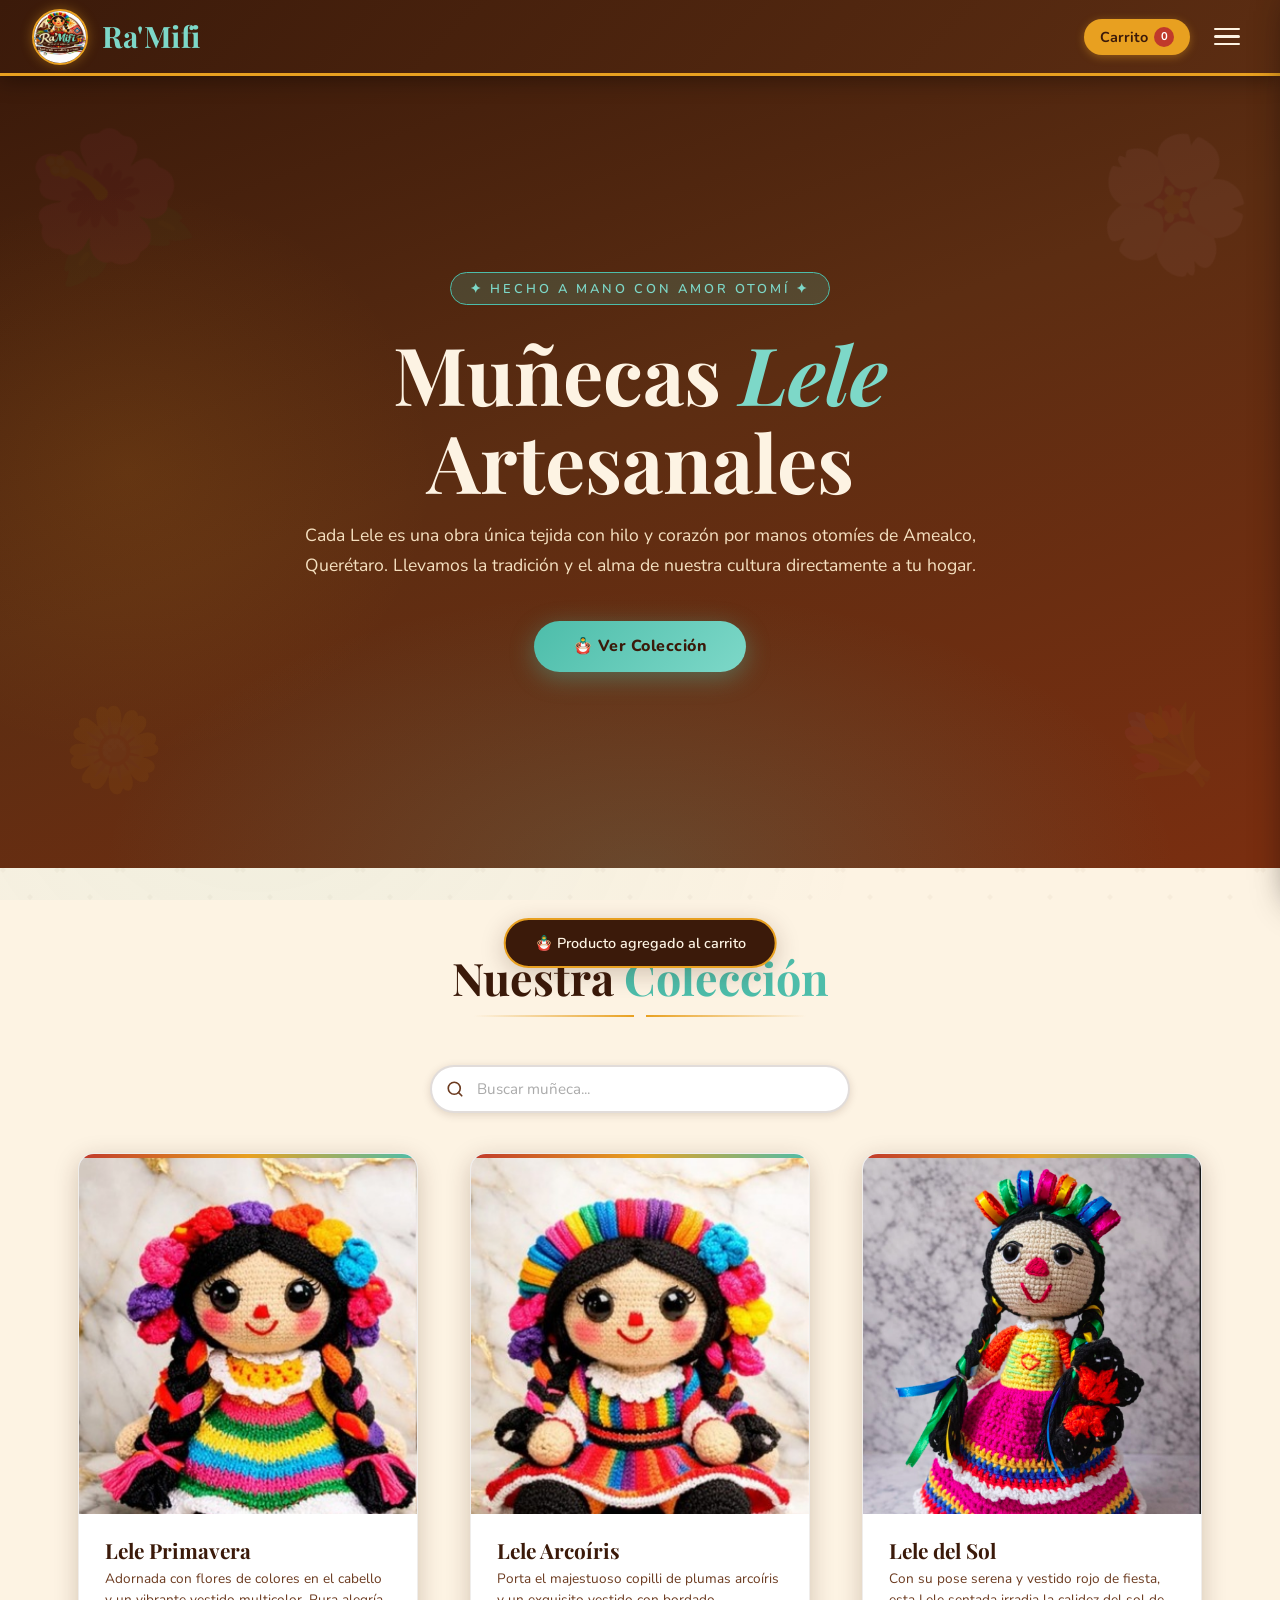
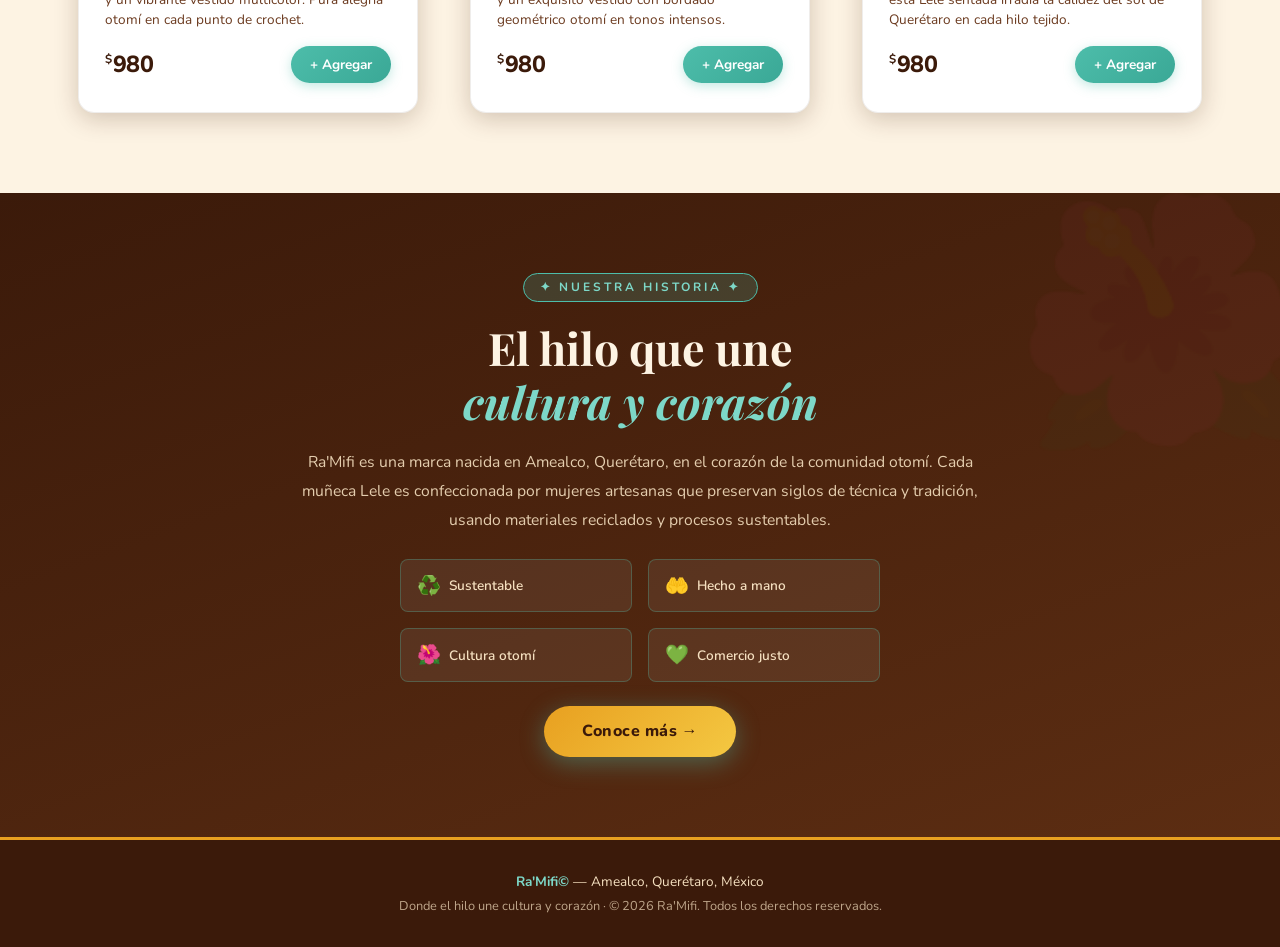
<file: index.html>
<!DOCTYPE html>
<html lang="es">
<head>
  <meta charset="UTF-8" />
  <meta name="viewport" content="width=device-width, initial-scale=1.0" />
  <title>Ra'Mifi Artesanías — Muñecas Lele Otomíes</title>
  <link rel="stylesheet" href="styles.css" />
</head>
<body>

<!-- ══════════════════ NAVBAR ══════════════════ -->
<nav class="navbar">
  <a href="index.html" class="navbar-brand">
    <img src="logo.jpeg" alt="Ra'Mifi logo" width="56" height="56" />
    <div class="brand-text">
      <span class="brand-name">Ra'Mifi</span>
    </div>
  </a>

  <div class="navbar-right">
    <button class="cart-btn" onclick="toggleCart()" aria-label="Carrito de compras">
      Carrito
      <span class="cart-badge" id="cartBadge">0</span>
    </button>
    <button class="hamburger" id="hamburger" onclick="toggleDrawer()" aria-label="Menú">
      <span></span><span></span><span></span>
    </button>
  </div>
</nav>

<!-- Overlay + Drawer -->
<div class="nav-overlay" id="navOverlay" onclick="toggleDrawer()"></div>
<nav class="nav-drawer" id="navDrawer">
  <ul>
    <li><a href="index.html" onclick="toggleDrawer()">Inicio</a></li>
    <li><a href="index.html#productos" onclick="toggleDrawer()">Productos</a></li>
    <li><a href="quienes.html" onclick="toggleDrawer()">Quiénes Somos</a></li>
    <li><a href="historia.html" onclick="toggleDrawer()">Historia</a></li>
    <li><a href="contacto.html" onclick="toggleDrawer()">Contáctanos</a></li>
  </ul>
</nav>

<!-- ══════════════════ HERO ══════════════════ -->
<main>
<section class="hero">
  <div class="floating-flowers" id="flowers"></div>
  <div class="hero-decoration tl">🌺</div>
  <div class="hero-decoration tr">🌸</div>
  <div class="hero-decoration bl">🌼</div>
  <div class="hero-decoration br">💐</div>

  <div class="hero-content">
    <div class="hero-badge">✦ Hecho a mano con amor otomí ✦</div>
    <h1>Muñecas <span>Lele</span><br/>Artesanales</h1>
    <p>
      Cada Lele es una obra única tejida con hilo y corazón por manos otomíes
      de Amealco, Querétaro. Llevamos la tradición y el alma de nuestra cultura
      directamente a tu hogar.
    </p>
    <a href="#productos" class="hero-cta">
      🪆 Ver Colección
    </a>
  </div>
</section>

<!-- ══════════════════ PRODUCTOS ══════════════════ -->
<section class="section" id="productos">
  <h2 class="section-title">Nuestra <span>Colección</span></h2>
  <div class="divider"></div>

  <!-- Buscador -->
  <div class="search-wrap">
    <div class="search-box">
      <svg class="search-icon" xmlns="http://www.w3.org/2000/svg" width="18" height="18" viewBox="0 0 24 24" fill="none" stroke="currentColor" stroke-width="2.2" stroke-linecap="round" stroke-linejoin="round">
        <circle cx="11" cy="11" r="8"/><line x1="21" y1="21" x2="16.65" y2="16.65"/>
      </svg>
      <input type="text" id="searchInput" class="search-input" placeholder="Buscar muñeca..." oninput="filterProducts()" />
      <button class="search-clear" id="searchClear" onclick="clearSearch()" aria-label="Limpiar">✕</button>
    </div>
  </div>

  <div class="products-grid" id="productsGrid">

    <!-- Producto 1 -->
    <article class="product-card reveal" data-name="lele primavera flores colores cabello vestido multicolor">
      <div class="product-img-wrap">
        <img src="lele_flores.jpeg" alt="Lele Primavera" width="320" height="420" />
        <div class="product-overlay">
          <span class="product-overlay-text">🪆 Ver detalle</span>
        </div>
      </div>
      <div class="product-info">
        <h3 class="product-name">Lele Primavera</h3>
        <p class="product-desc">
          Adornada con flores de colores en el cabello y un vibrante vestido
          multicolor. Pura alegría otomí en cada punto de crochet.
        </p>
        <div class="product-footer">
          <div class="product-price"><sup>$</sup>980</div>
          <button class="add-to-cart" onclick="addToCart('Lele Primavera', 980, 'lele_flores.jpeg')">
            + Agregar
          </button>
        </div>
      </div>
    </article>

    <!-- Producto 2 -->
    <article class="product-card reveal" style="transition-delay:.15s" data-name="lele arcoiris copilli plumas bordado geometrico otomi">
      <div class="product-img-wrap">
        <img src="lele_arcoiris.jpeg" alt="Lele Arcoíris" width="320" height="420" />
        <div class="product-overlay">
          <span class="product-overlay-text">🪆 Ver detalle</span>
        </div>
      </div>
      <div class="product-info">
        <h3 class="product-name">Lele Arcoíris</h3>
        <p class="product-desc">
          Porta el majestuoso copilli de plumas arcoíris y un exquisito vestido
          con bordado geométrico otomí en tonos intensos.
        </p>
        <div class="product-footer">
          <div class="product-price"><sup>$</sup>980</div>
          <button class="add-to-cart" onclick="addToCart('Lele Arcoíris', 980, 'lele_arcoiris.jpeg')">
            + Agregar
          </button>
        </div>
      </div>
    </article>

    <!-- Producto 3 -->
    <article class="product-card reveal" style="transition-delay:.3s" data-name="lele sol sentada vestido rojo fiesta queretaro clasica">
      <div class="product-img-wrap">
        <img src="lele_sentada.jpeg" alt="Lele del Sol" width="320" height="420" />
        <div class="product-overlay">
          <span class="product-overlay-text">🪆 Ver detalle</span>
        </div>
      </div>
      <div class="product-info">
        <h3 class="product-name">Lele del Sol</h3>
        <p class="product-desc">
          Con su pose serena y vestido rojo de fiesta, esta Lele sentada
          irradia la calidez del sol de Querétaro en cada hilo tejido.
        </p>
        <div class="product-footer">
          <div class="product-price"><sup>$</sup>980</div>
          <button class="add-to-cart" onclick="addToCart('Lele del Sol', 980, 'lele_sentada.jpeg')">
            + Agregar
          </button>
        </div>
      </div>
    </article>

  </div>

  <div class="no-results" id="noResults" style="display:none;">
    <span>🔍</span>
    <p>No se encontraron muñecas con ese nombre.</p>
  </div>
</section>

<!-- ══════════════════ QUIÉNES SOMOS (preview) ══════════════════ -->
<section class="about-section">
  <div class="about-inner" style="grid-template-columns:1fr;">
    <div style="max-width:680px; margin:0 auto; text-align:center;">
      <span class="about-badge">✦ Nuestra historia ✦</span>
      <h2 class="about-title">El hilo que une<br/><span>cultura y corazón</span></h2>
      <p class="about-text">
        Ra'Mifi es una marca nacida en Amealco, Querétaro, en el corazón de la
        comunidad otomí. Cada muñeca Lele es confeccionada por mujeres artesanas
        que preservan siglos de técnica y tradición, usando materiales reciclados
        y procesos sustentables.
      </p>
      <div class="about-values" style="max-width:480px; margin:0 auto 1.5rem;">
        <div class="value-chip"><span class="vi">♻️</span> Sustentable</div>
        <div class="value-chip"><span class="vi">🤲</span> Hecho a mano</div>
        <div class="value-chip"><span class="vi">🌺</span> Cultura otomí</div>
        <div class="value-chip"><span class="vi">💚</span> Comercio justo</div>
      </div>
      <a href="quienes.html" class="hero-cta" style="display:inline-flex; background: linear-gradient(135deg, var(--dorado), var(--dorado-l)); color: var(--chocolate);">
        Conoce más →
      </a>
    </div>
  </div>
</section>

</main>

<!-- ══════════════════ FOOTER ══════════════════ -->
<footer>
  <p style="margin-bottom:.4rem;">
    <strong style="color:var(--turquesa-l)">Ra'Mifi©</strong> — Amealco, Querétaro, México
  </p>
  <p style="opacity:.7; font-size:.8rem;">Donde el hilo une cultura y corazón · © 2026 Ra'Mifi. Todos los derechos reservados.</p>
</footer>

<!-- ══════════════════ CARRITO ══════════════════ -->
<div class="nav-overlay" id="cartOverlay" onclick="toggleCart()"></div>

<aside class="cart-drawer" id="cartDrawer">
  <div class="cart-header">
    <h3>🛍️ Tu Carrito</h3>
    <button class="cart-close" onclick="toggleCart()">✕</button>
  </div>
  <div class="cart-items" id="cartItems">
    <div class="cart-empty">
      <span class="empty-icon">🪆</span>
      Tu carrito está vacío.<br/>¡Agrega una Lele!
    </div>
  </div>
  <div class="cart-footer">
    <div class="cart-total">
      <span class="cart-total-label">Total</span>
      <span class="cart-total-amount" id="cartTotal">$0</span>
    </div>
    <button class="cart-buy-btn" id="buyBtn" onclick="openConfirmModal()" disabled>
      Comprar ahora
    </button>
  </div>
</aside>

<!-- Modal Confirmar -->
<div class="modal-overlay" id="confirmModal">
  <div class="modal">
    <span class="modal-icon">🪆</span>
    <h3>¿Confirmar pedido?</h3>
    <p>Estás a punto de realizar tu pedido de muñecas Lele artesanales.<br/>¿Deseas continuar?</p>
    <div class="modal-btns">
      <button class="btn-confirm" onclick="confirmOrder()">✓ Sí, confirmar</button>
      <button class="btn-cancel" onclick="closeModal('confirmModal')">✕ No</button>
    </div>
  </div>
</div>

<!-- Modal Éxito -->
<div class="modal-overlay" id="successModal">
  <div class="modal">
    <span class="modal-icon">🎉</span>
    <h3>¡Pedido realizado exitosamente!</h3>
    <p>
      Gracias por tu compra. Nos comunicaremos contigo pronto para coordinar
      el envío de tu(s) muñeca(s) Lele. ¡Que las disfrutes! 🌺
    </p>
    <div class="modal-btns">
      <button class="btn-confirm" onclick="finishOrder()">¡Perfecto!</button>
    </div>
  </div>
</div>

<!-- Toast -->
<div class="toast" id="toast">🪆 Producto agregado al carrito</div>

<!-- ══════════════════ SCRIPTS ══════════════════ -->
<script>
/* ── Flores flotantes en hero ── */
const emojis = ['🌺','🌸','🌼','💐','🌻','🌷','✿','❀'];
const flowerWrap = document.getElementById('flowers');
for (let i = 0; i < 18; i++) {
  const el = document.createElement('span');
  el.className = 'flower';
  el.textContent = emojis[Math.floor(Math.random() * emojis.length)];
  el.style.cssText = `
    left: ${Math.random() * 100}%;
    animation-duration: ${6 + Math.random() * 8}s;
    animation-delay: ${Math.random() * 8}s;
    font-size: ${.8 + Math.random() * 1.2}rem;
  `;
  flowerWrap.appendChild(el);
}

/* ── Buscador ── */
function filterProducts() {
  const q = document.getElementById('searchInput').value.toLowerCase().trim();
  const cards = document.querySelectorAll('#productsGrid .product-card');
  const clearBtn = document.getElementById('searchClear');
  const noResults = document.getElementById('noResults');
  let visible = 0;

  clearBtn.style.display = q ? 'flex' : 'none';

  cards.forEach(card => {
    const keywords = card.dataset.name || '';
    const name = card.querySelector('.product-name')?.textContent.toLowerCase() || '';
    const matches = !q || keywords.includes(q) || name.includes(q);
    card.style.display = matches ? '' : 'none';
    if (matches) visible++;
  });

  noResults.style.display = visible === 0 ? 'block' : 'none';
}

function clearSearch() {
  document.getElementById('searchInput').value = '';
  filterProducts();
}


function toggleDrawer() {
  const h = document.getElementById('hamburger');
  const d = document.getElementById('navDrawer');
  const o = document.getElementById('navOverlay');
  h.classList.toggle('active');
  d.classList.toggle('open');
  o.classList.toggle('show');
}

/* ── Carrito state ── */
let cart = [];

function toggleCart() {
  const cd = document.getElementById('cartDrawer');
  const co = document.getElementById('cartOverlay');
  cd.classList.toggle('open');
  co.classList.toggle('show');
}

function addToCart(name, price, img) {
  const existing = cart.find(i => i.name === name);
  if (existing) {
    existing.qty++;
  } else {
    cart.push({ name, price, img, qty: 1 });
  }
  renderCart();
  showToast(`🪆 ${name} agregada al carrito`);
}

function changeQty(name, delta) {
  const item = cart.find(i => i.name === name);
  if (!item) return;
  item.qty += delta;
  if (item.qty <= 0) cart = cart.filter(i => i.name !== name);
  renderCart();
}

function removeItem(name) {
  cart = cart.filter(i => i.name !== name);
  renderCart();
}

function renderCart() {
  const container = document.getElementById('cartItems');
  const badge = document.getElementById('cartBadge');
  const totalEl = document.getElementById('cartTotal');
  const buyBtn = document.getElementById('buyBtn');

  const totalQty = cart.reduce((s, i) => s + i.qty, 0);
  const totalPrice = cart.reduce((s, i) => s + i.price * i.qty, 0);

  badge.textContent = totalQty;
  totalEl.textContent = `$${totalPrice.toLocaleString('es-MX')}`;
  buyBtn.disabled = cart.length === 0;

  if (cart.length === 0) {
    container.innerHTML = `
      <div class="cart-empty">
        <span class="empty-icon">🪆</span>
        Tu carrito está vacío.<br/>¡Agrega una Lele!
      </div>`;
    return;
  }

  container.innerHTML = cart.map(item => `
    <div class="cart-item">
      <img class="cart-item-img" src="${item.img}" alt="${item.name}" />
      <div class="cart-item-info">
        <div class="cart-item-name">${item.name}</div>
        <div class="cart-item-price">$${(item.price * item.qty).toLocaleString('es-MX')}</div>
      </div>
      <div class="cart-item-controls">
        <button class="qty-btn" onclick="changeQty('${item.name}', -1)">−</button>
        <span class="qty-display">${item.qty}</span>
        <button class="qty-btn" onclick="changeQty('${item.name}', 1)">+</button>
        <button class="cart-remove" onclick="removeItem('${item.name}')" title="Eliminar">🗑</button>
      </div>
    </div>
  `).join('');
}

/* ── Modales ── */
function openConfirmModal() {
  document.getElementById('confirmModal').classList.add('show');
}

function closeModal(id) {
  document.getElementById(id).classList.remove('show');
}

function confirmOrder() {
  closeModal('confirmModal');
  setTimeout(() => {
    document.getElementById('successModal').classList.add('show');
  }, 200);
}

function finishOrder() {
  closeModal('successModal');
  cart = [];
  renderCart();
  toggleCart();
}

/* ── Toast ── */
let toastTimer;
function showToast(msg) {
  const t = document.getElementById('toast');
  t.textContent = msg;
  t.classList.add('show');
  clearTimeout(toastTimer);
  toastTimer = setTimeout(() => t.classList.remove('show'), 2800);
}

/* ── Scroll reveal ── */
const observer = new IntersectionObserver(entries => {
  entries.forEach(e => {
    if (e.isIntersecting) e.target.classList.add('visible');
  });
}, { threshold: 0.1 });

document.querySelectorAll('.reveal').forEach(el => observer.observe(el));
</script>
</body>
</html>
</file>
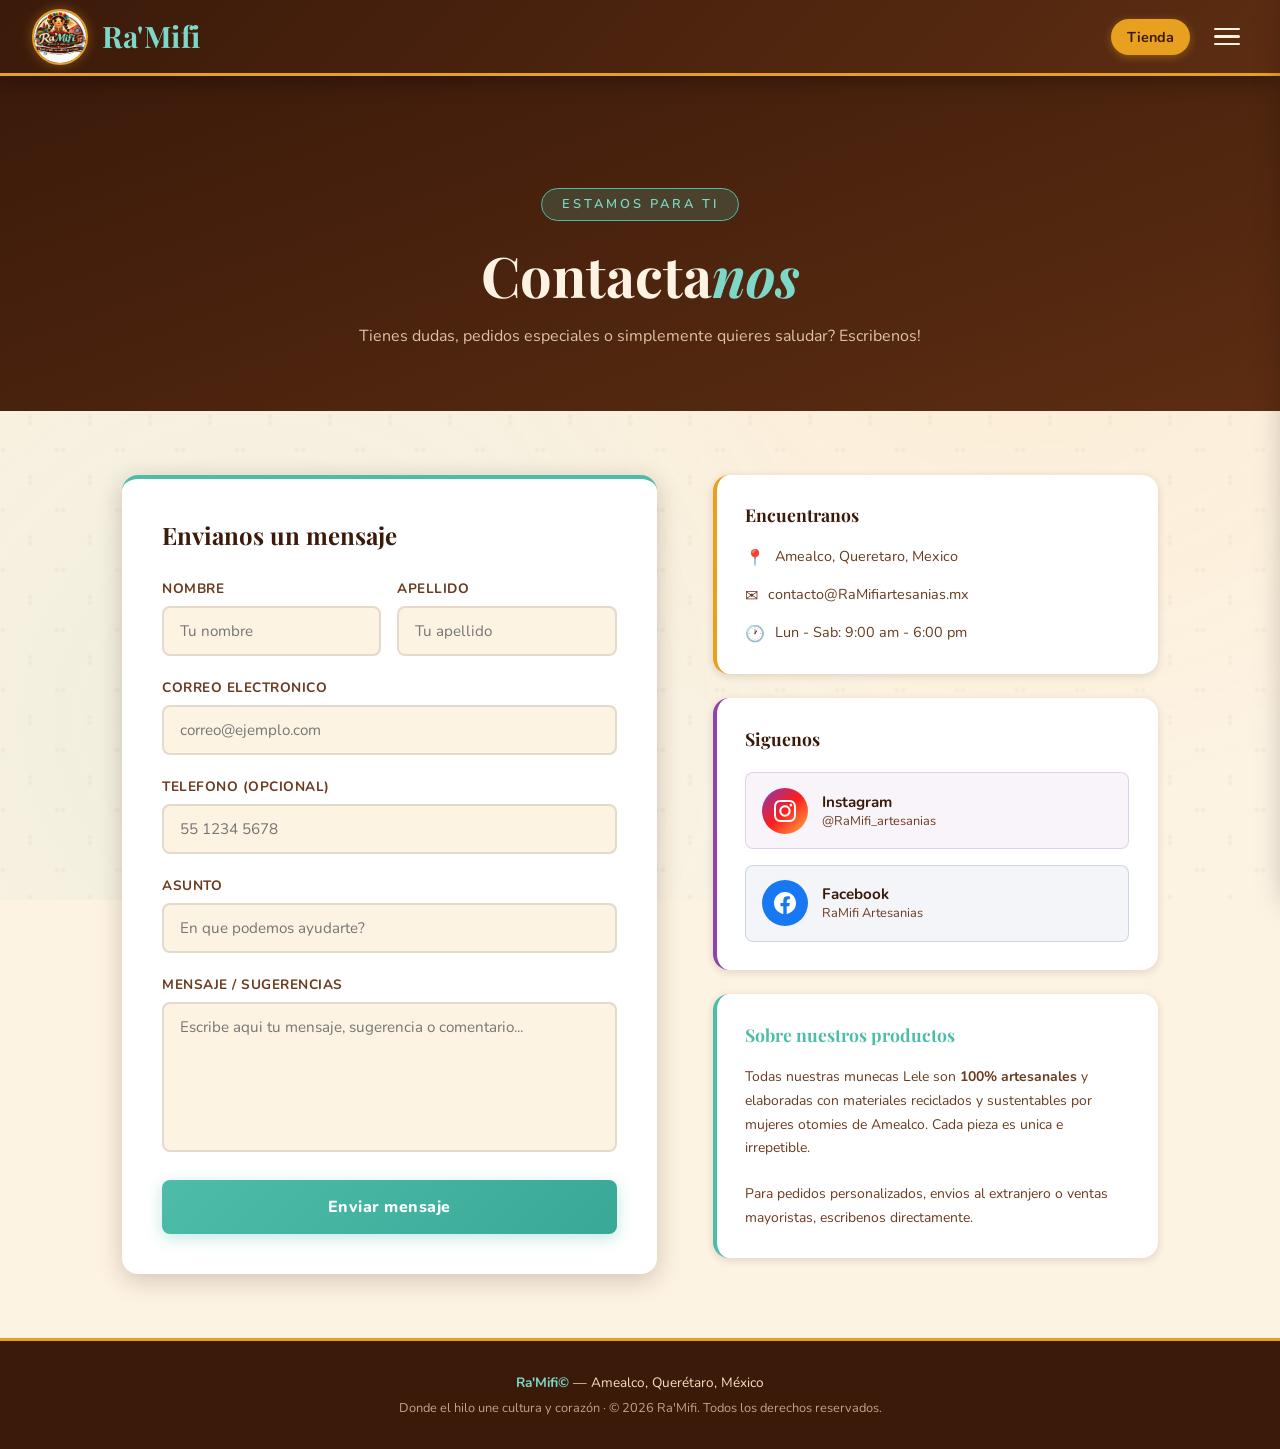
<file: contacto.html>
<!DOCTYPE html>
<html lang="es">
<head>
  <meta charset="UTF-8" />
  <meta name="viewport" content="width=device-width, initial-scale=1.0" />
  <title>Contáctanos — Ra'Mifi Artesanías</title>
  <link rel="stylesheet" href="styles.css" />
</head>
<body>

<!-- ══════════════════ NAVBAR ══════════════════ -->
<nav class="navbar">
  <a href="index.html" class="navbar-brand">
    <img src="logo.jpeg" alt="Ra'Mifi logo" width="56" height="56" />
    <div class="brand-text">
      <span class="brand-name">Ra'Mifi</span>
    </div>
  </a>
  <div class="navbar-right">
    <button class="cart-btn" onclick="window.location.href='index.html'" aria-label="Ir a tienda">
      Tienda
    </button>
    <button class="hamburger" id="hamburger" onclick="toggleDrawer()" aria-label="Menu">
      <span></span><span></span><span></span>
    </button>
  </div>
</nav>

<div class="nav-overlay" id="navOverlay" onclick="toggleDrawer()"></div>
<nav class="nav-drawer" id="navDrawer">
  <ul>
    <li><a href="index.html" onclick="toggleDrawer()">Inicio</a></li>
    <li><a href="index.html#productos" onclick="toggleDrawer()">Productos</a></li>
    <li><a href="quienes.html" onclick="toggleDrawer()">Quienes Somos</a></li>
    <li><a href="historia.html" onclick="toggleDrawer()">Historia</a></li>
    <li><a href="contacto.html" onclick="toggleDrawer()">Contactanos</a></li>
  </ul>
</nav>

<!-- ══════════════════ HERO ══════════════════ -->
<main>

<section class="contact-hero" style="padding-top:7rem;">
  <div class="hero-badge" style="margin-bottom:1rem;">Estamos para ti</div>
  <h1>Contacta<span>nos</span></h1>
  <p>Tienes dudas, pedidos especiales o simplemente quieres saludar? Escribenos!</p>
</section>

<!-- ══════════════════ CONTENIDO ══════════════════ -->
<div class="contact-main">

  <!-- Formulario -->
  <div>
    <div class="contact-form-card reveal">
      <h2 class="form-title">Envianos un mensaje</h2>

      <form id="contactForm" onsubmit="handleSubmit(event)">
        <div class="form-row">
          <div class="form-group">
            <label class="form-label" for="nombre">Nombre</label>
            <input class="form-input" type="text" id="nombre" name="nombre"
                   placeholder="Tu nombre" required />
          </div>
          <div class="form-group">
            <label class="form-label" for="apellido">Apellido</label>
            <input class="form-input" type="text" id="apellido" name="apellido"
                   placeholder="Tu apellido" />
          </div>
        </div>

        <div class="form-group">
          <label class="form-label" for="email">Correo electronico</label>
          <input class="form-input" type="email" id="email" name="email"
                 placeholder="correo@ejemplo.com" required />
        </div>

        <div class="form-group">
          <label class="form-label" for="telefono">Telefono (opcional)</label>
          <input class="form-input" type="tel" id="telefono" name="telefono"
                 placeholder="55 1234 5678" />
        </div>

        <div class="form-group">
          <label class="form-label" for="asunto">Asunto</label>
          <input class="form-input" type="text" id="asunto" name="asunto"
                 placeholder="En que podemos ayudarte?" required />
        </div>

        <div class="form-group">
          <label class="form-label" for="mensaje">Mensaje / Sugerencias</label>
          <textarea class="form-textarea" id="mensaje" name="mensaje"
                    placeholder="Escribe aqui tu mensaje, sugerencia o comentario..."
                    required rows="6"></textarea>
        </div>

        <button type="submit" class="submit-btn">Enviar mensaje</button>
      </form>

      <div class="form-success" id="formSuccess">
        <span class="form-success-icon"> ✅ </span>
        <div class="form-success-title">Mensaje enviado exitosamente!</div>
        <p>Gracias por contactarnos. Nuestro equipo revisara tu mensaje y te responderemos a la brevedad posible.</p>
      </div>
    </div>
  </div>

  <!-- Sidebar -->
  <div class="contact-sidebar">

    <!-- Datos de contacto -->
    <div class="info-card reveal">
      <h3 class="info-card-title">Encuentranos</h3>
      <div class="info-item">
        <span class="icon">&#128205;</span>
        <span>Amealco, Queretaro, Mexico</span>
      </div>
      <div class="info-item">
        <span class="icon">&#9993;</span>
        <span>contacto@RaMifiartesanias.mx</span>
      </div>
      <div class="info-item">
        <span class="icon">&#128336;</span>
        <span>Lun - Sab: 9:00 am - 6:00 pm</span>
      </div>
    </div>

    <!-- Redes Sociales -->
    <div class="social-card reveal" style="transition-delay:.15s">
      <h3 class="social-title">Siguenos</h3>
      <div class="social-links">

        <!-- Instagram -->
        <a class="social-link instagram"
           href="https://www.instagram.com/Ra_Mifi_artesanias"
           target="_blank" rel="noopener">
          <div class="social-icon-wrap">
            <svg xmlns="http://www.w3.org/2000/svg" width="22" height="22" fill="white" viewBox="0 0 24 24">
              <path d="M12 2.163c3.204 0 3.584.012 4.85.07 3.252.148 4.771 1.691 4.919 4.919.058 1.265.069 1.645.069 4.849 0 3.205-.012 3.584-.069 4.849-.149 3.225-1.664 4.771-4.919 4.919-1.266.058-1.644.07-4.85.07-3.204 0-3.584-.012-4.849-.07-3.26-.149-4.771-1.699-4.919-4.92-.058-1.265-.07-1.644-.07-4.849 0-3.204.013-3.583.07-4.849.149-3.227 1.664-4.771 4.919-4.919 1.266-.057 1.645-.069 4.849-.069zm0-2.163c-3.259 0-3.667.014-4.947.072-4.358.2-6.78 2.618-6.98 6.98-.059 1.281-.073 1.689-.073 4.948 0 3.259.014 3.668.072 4.948.2 4.358 2.618 6.78 6.98 6.98 1.281.058 1.689.072 4.948.072 3.259 0 3.668-.014 4.948-.072 4.354-.2 6.782-2.618 6.979-6.98.059-1.28.073-1.689.073-4.948 0-3.259-.014-3.667-.072-4.947-.196-4.354-2.617-6.78-6.979-6.98-1.281-.059-1.69-.073-4.949-.073zm0 5.838c-3.403 0-6.162 2.759-6.162 6.162s2.759 6.163 6.162 6.163 6.162-2.759 6.162-6.163c0-3.403-2.759-6.162-6.162-6.162zm0 10.162c-2.209 0-4-1.79-4-4 0-2.209 1.791-4 4-4s4 1.791 4 4c0 2.21-1.791 4-4 4zm6.406-11.845c-.796 0-1.441.645-1.441 1.44s.645 1.44 1.441 1.44c.795 0 1.439-.645 1.439-1.44s-.644-1.44-1.439-1.44z"/>
            </svg>
          </div>
          <div class="social-info">
            <span class="social-name">Instagram</span>
            <span class="social-handle">@RaMifi_artesanias</span>
          </div>
        </a>

        <!-- Facebook -->
        <div class="social-link facebook">
          <div class="social-icon-wrap">
            <svg xmlns="http://www.w3.org/2000/svg" width="22" height="22" fill="white" viewBox="0 0 24 24">
              <path d="M24 12.073c0-6.627-5.373-12-12-12s-12 5.373-12 12c0 5.99 4.388 10.954 10.125 11.854v-8.385H7.078v-3.47h3.047V9.43c0-3.007 1.792-4.669 4.533-4.669 1.312 0 2.686.235 2.686.235v2.953H15.83c-1.491 0-1.956.925-1.956 1.874v2.25h3.328l-.532 3.47h-2.796v8.385C19.612 23.027 24 18.062 24 12.073z"/>
            </svg>
          </div>
          <div class="social-info">
            <span class="social-name">Facebook</span>
            <span class="social-handle">RaMifi Artesanias</span>
          </div>
        </div>

      </div>
    </div>

    <!-- Info adicional -->
    <div class="info-card reveal" style="transition-delay:.3s; border-left-color:var(--turquesa);">
      <h3 class="info-card-title" style="color:var(--turquesa)">Sobre nuestros productos</h3>
      <p style="font-size:.87rem; color:var(--text-mid); line-height:1.7;">
        Todas nuestras munecas Lele son <strong>100% artesanales</strong> y elaboradas
        con materiales reciclados y sustentables por mujeres otomies de Amealco.
        Cada pieza es unica e irrepetible.
      </p>
      <br/>
      <p style="font-size:.87rem; color:var(--text-mid); line-height:1.7;">
        Para pedidos personalizados, envios al extranjero o ventas mayoristas,
        escribenos directamente.
      </p>
    </div>

  </div>
</div>

</main>

<!-- ══════════════════ FOOTER ══════════════════ -->
<footer>
  <p style="margin-bottom:.4rem;">
    <strong style="color:var(--turquesa-l)">Ra'Mifi©</strong> — Amealco, Querétaro, México
  </p>
  <p style="opacity:.7; font-size:.8rem;">Donde el hilo une cultura y corazón · © 2026 Ra'Mifi. Todos los derechos reservados.</p>
</footer>

<!-- ══════════════════ SCRIPTS ══════════════════ -->
<script>
function toggleDrawer() {
  document.getElementById('hamburger').classList.toggle('active');
  document.getElementById('navDrawer').classList.toggle('open');
  document.getElementById('navOverlay').classList.toggle('show');
}

function handleSubmit(e) {
  e.preventDefault();
  var form = document.getElementById('contactForm');
  var success = document.getElementById('formSuccess');
  var btn = form.querySelector('.submit-btn');
  btn.textContent = 'Enviando...';
  btn.disabled = true;
  setTimeout(function() {
    form.style.display = 'none';
    success.classList.add('show');
  }, 1200);
}

var observer = new IntersectionObserver(function(entries) {
  entries.forEach(function(e) {
    if (e.isIntersecting) e.target.classList.add('visible');
  });
}, { threshold: 0.1 });

document.querySelectorAll('.reveal').forEach(function(el) {
  observer.observe(el);
});
</script>

</body>
</html>
</file>
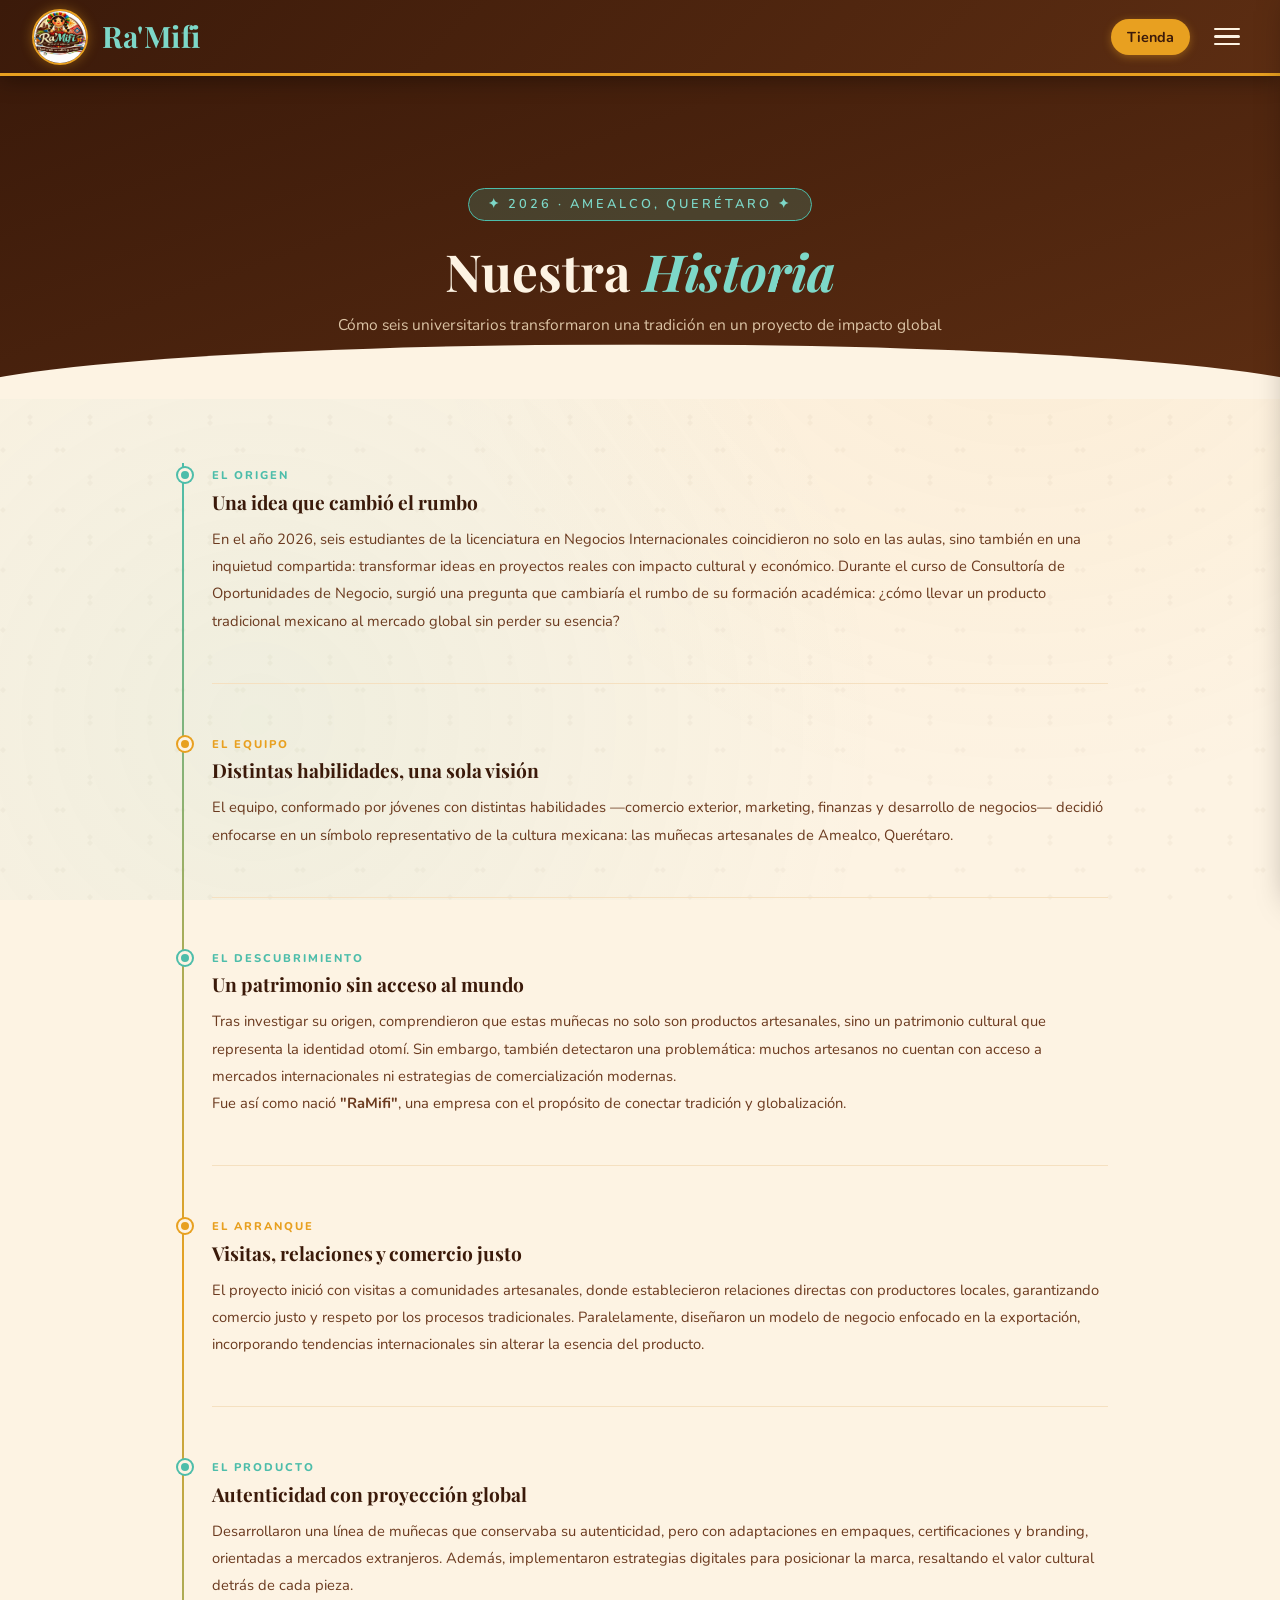
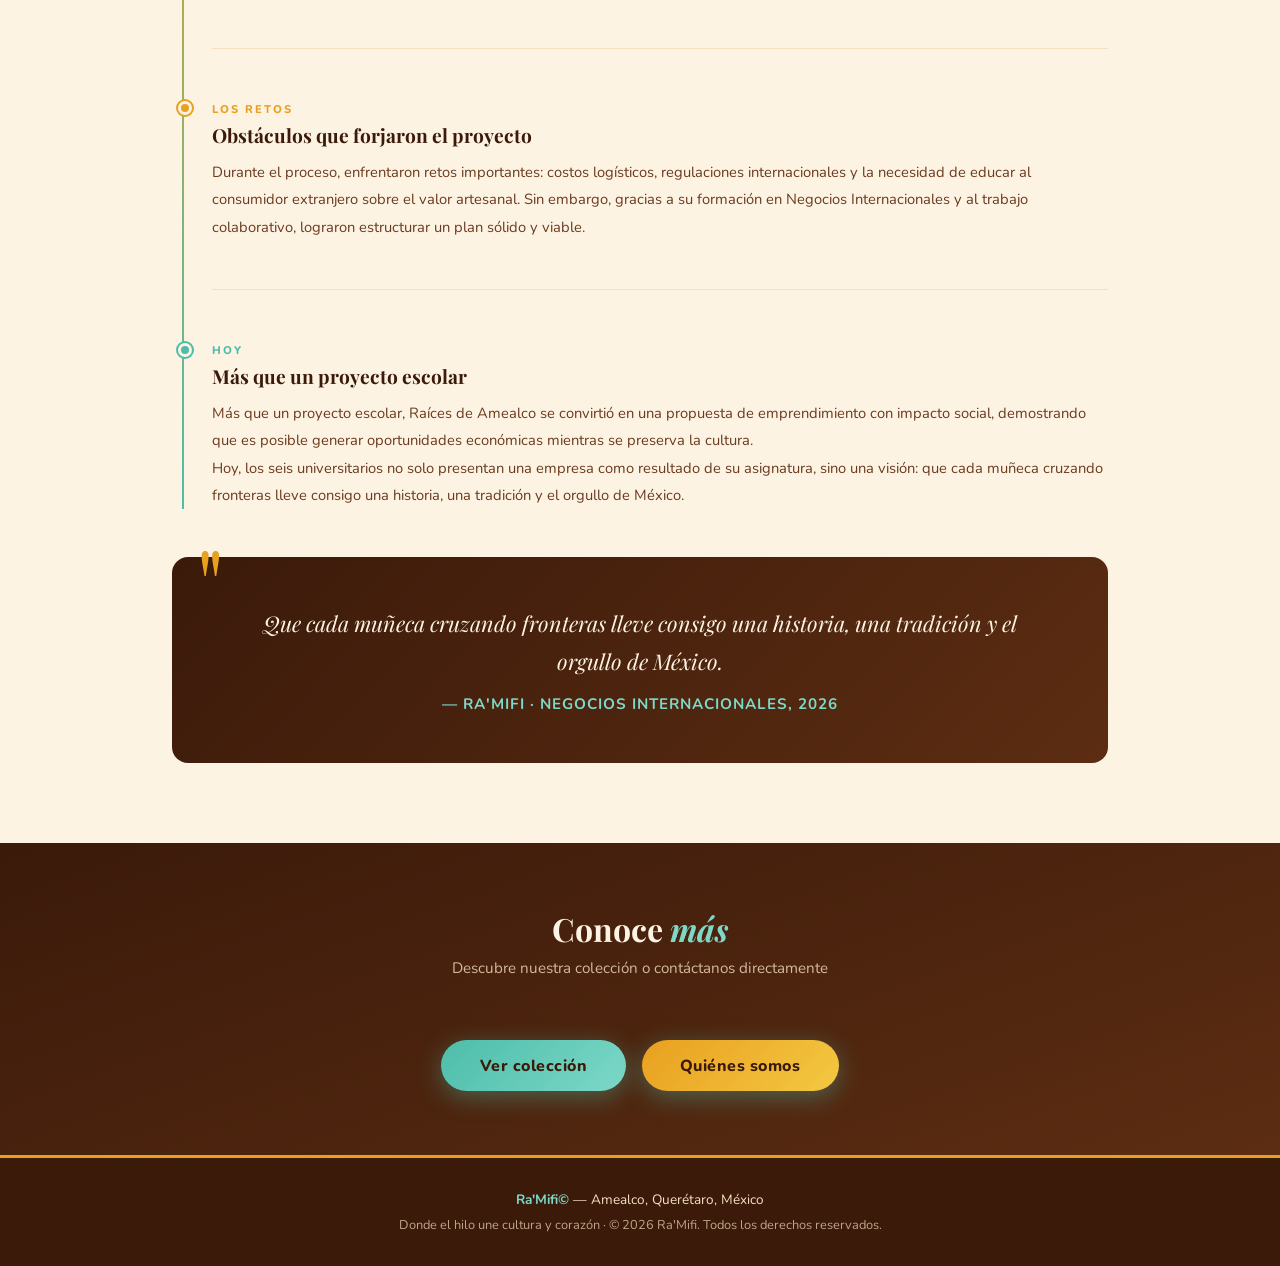
<file: historia.html>
<!DOCTYPE html>
<html lang="es">
<head>
  <meta charset="UTF-8" />
  <meta name="viewport" content="width=device-width, initial-scale=1.0" />
  <title>Historia — Ra'Mifi Artesanías</title>
  <link rel="stylesheet" href="styles.css" />
  <link rel="stylesheet" href="quienes.css" />
</head>
<body>

<!-- ══════════════════ NAVBAR ══════════════════ -->
<nav class="navbar">
  <a href="index.html" class="navbar-brand">
    <img src="logo.jpeg" alt="Ra'Mifi logo" width="56" height="56" />
    <div class="brand-text">
      <span class="brand-name">Ra'Mifi</span>
    </div>
  </a>
  <div class="navbar-right">
    <button class="cart-btn" onclick="window.location.href='index.html'" aria-label="Ir a tienda">
      Tienda
    </button>
    <button class="hamburger" id="hamburger" onclick="toggleDrawer()" aria-label="Menú">
      <span></span><span></span><span></span>
    </button>
  </div>
</nav>

<div class="nav-overlay" id="navOverlay" onclick="toggleDrawer()"></div>
<nav class="nav-drawer" id="navDrawer">
  <ul>
    <li><a href="index.html" onclick="toggleDrawer()">Inicio</a></li>
    <li><a href="index.html#productos" onclick="toggleDrawer()">Productos</a></li>
    <li><a href="quienes.html" onclick="toggleDrawer()">Quiénes Somos</a></li>
    <li><a href="historia.html" onclick="toggleDrawer()">Historia</a></li>
    <li><a href="contacto.html" onclick="toggleDrawer()">Contáctanos</a></li>
  </ul>
</nav>

<!-- ══════════════════ HERO ══════════════════ -->
<main>

<section class="historia-hero" style="padding-top:7rem;">
  <div class="hero-badge" style="margin-bottom:1rem;">✦ 2026 · Amealco, Querétaro ✦</div>
  <h1>Nuestra <span>Historia</span></h1>
  <p>Cómo seis universitarios transformaron una tradición en un proyecto de impacto global</p>
</section>

<!-- ══════════════════ TIMELINE ══════════════════ -->
<div class="historia-content">

  <div class="timeline">

    <div class="timeline-item reveal">
      <div class="timeline-dot"></div>
      <span class="timeline-label">El origen</span>
      <h3 class="timeline-title">Una idea que cambió el rumbo</h3>
      <p class="timeline-text">
        En el año 2026, seis estudiantes de la licenciatura en Negocios Internacionales
        coincidieron no solo en las aulas, sino también en una inquietud compartida:
        transformar ideas en proyectos reales con impacto cultural y económico. Durante
        el curso de Consultoría de Oportunidades de Negocio, surgió una pregunta que
        cambiaría el rumbo de su formación académica: ¿cómo llevar un producto tradicional
        mexicano al mercado global sin perder su esencia?
      </p>
    </div>

    <div class="timeline-item reveal">
      <div class="timeline-dot"></div>
      <span class="timeline-label">El equipo</span>
      <h3 class="timeline-title">Distintas habilidades, una sola visión</h3>
      <p class="timeline-text">
        El equipo, conformado por jóvenes con distintas habilidades —comercio exterior,
        marketing, finanzas y desarrollo de negocios— decidió enfocarse en un símbolo
        representativo de la cultura mexicana: las muñecas artesanales de Amealco, Querétaro.
      </p>
    </div>

    <div class="timeline-item reveal">
      <div class="timeline-dot"></div>
      <span class="timeline-label">El descubrimiento</span>
      <h3 class="timeline-title">Un patrimonio sin acceso al mundo</h3>
      <p class="timeline-text">
        Tras investigar su origen, comprendieron que estas muñecas no solo son productos
        artesanales, sino un patrimonio cultural que representa la identidad otomí. Sin
        embargo, también detectaron una problemática: muchos artesanos no cuentan con acceso
        a mercados internacionales ni estrategias de comercialización modernas.
      </p>
      <p class="timeline-text">
        Fue así como nació <strong>"RaMifi"</strong>, una empresa con el
        propósito de conectar tradición y globalización.
      </p>
    </div>

    <div class="timeline-item reveal">
      <div class="timeline-dot"></div>
      <span class="timeline-label">El arranque</span>
      <h3 class="timeline-title">Visitas, relaciones y comercio justo</h3>
      <p class="timeline-text">
        El proyecto inició con visitas a comunidades artesanales, donde establecieron
        relaciones directas con productores locales, garantizando comercio justo y respeto
        por los procesos tradicionales. Paralelamente, diseñaron un modelo de negocio
        enfocado en la exportación, incorporando tendencias internacionales sin alterar la
        esencia del producto.
      </p>
    </div>

    <div class="timeline-item reveal">
      <div class="timeline-dot"></div>
      <span class="timeline-label">El producto</span>
      <h3 class="timeline-title">Autenticidad con proyección global</h3>
      <p class="timeline-text">
        Desarrollaron una línea de muñecas que conservaba su autenticidad, pero con
        adaptaciones en empaques, certificaciones y branding, orientadas a mercados
        extranjeros. Además, implementaron estrategias digitales para posicionar la marca,
        resaltando el valor cultural detrás de cada pieza.
      </p>
    </div>

    <div class="timeline-item reveal">
      <div class="timeline-dot"></div>
      <span class="timeline-label">Los retos</span>
      <h3 class="timeline-title">Obstáculos que forjaron el proyecto</h3>
      <p class="timeline-text">
        Durante el proceso, enfrentaron retos importantes: costos logísticos, regulaciones
        internacionales y la necesidad de educar al consumidor extranjero sobre el valor
        artesanal. Sin embargo, gracias a su formación en Negocios Internacionales y al
        trabajo colaborativo, lograron estructurar un plan sólido y viable.
      </p>
    </div>

    <div class="timeline-item reveal">
      <div class="timeline-dot"></div>
      <span class="timeline-label">Hoy</span>
      <h3 class="timeline-title">Más que un proyecto escolar</h3>
      <p class="timeline-text">
        Más que un proyecto escolar, Raíces de Amealco se convirtió en una propuesta de
        emprendimiento con impacto social, demostrando que es posible generar oportunidades
        económicas mientras se preserva la cultura.
      </p>
      <p class="timeline-text">
        Hoy, los seis universitarios no solo presentan una empresa como resultado de su
        asignatura, sino una visión: que cada muñeca cruzando fronteras lleve consigo una
        historia, una tradición y el orgullo de México.
      </p>
    </div>

  </div>

  <!-- Cita cierre -->
  <div class="historia-quote reveal">
    <p>
      Que cada muñeca cruzando fronteras lleve consigo una historia,
      una tradición y el orgullo de México.
    </p>
    <cite>— Ra'Mifi · Negocios Internacionales, 2026</cite>
  </div>

</div>

<!-- CTA -->
<section class="team-section">
  <h2 class="team-title">Conoce <span>más</span></h2>
  <p class="team-sub">Descubre nuestra colección o contáctanos directamente</p>
  <br/>
  <div style="display:flex; gap:1rem; justify-content:center; flex-wrap:wrap;">
    <a href="index.html#productos" class="hero-cta" style="display:inline-flex;">
      Ver colección
    </a>
    <a href="quienes.html" class="hero-cta" style="display:inline-flex; background:linear-gradient(135deg,var(--dorado),var(--dorado-l)); color:var(--chocolate);">
      Quiénes somos
    </a>
  </div>
</section>

</main>

<!-- ══════════════════ FOOTER ══════════════════ -->
<footer>
  <p style="margin-bottom:.4rem;">
    <strong style="color:var(--turquesa-l)">Ra'Mifi©</strong> — Amealco, Querétaro, México
  </p>
  <p style="opacity:.7; font-size:.8rem;">Donde el hilo une cultura y corazón · © 2026 Ra'Mifi. Todos los derechos reservados.</p>
</footer>

<!-- ══════════════════ SCRIPTS ══════════════════ -->
<script>
function toggleDrawer() {
  document.getElementById('hamburger').classList.toggle('active');
  document.getElementById('navDrawer').classList.toggle('open');
  document.getElementById('navOverlay').classList.toggle('show');
}

const observer = new IntersectionObserver(entries => {
  entries.forEach(e => {
    if (e.isIntersecting) e.target.classList.add('visible');
  });
}, { threshold: 0.08 });

document.querySelectorAll('.reveal').forEach(el => observer.observe(el));
</script>

</body>
</html>
</file>
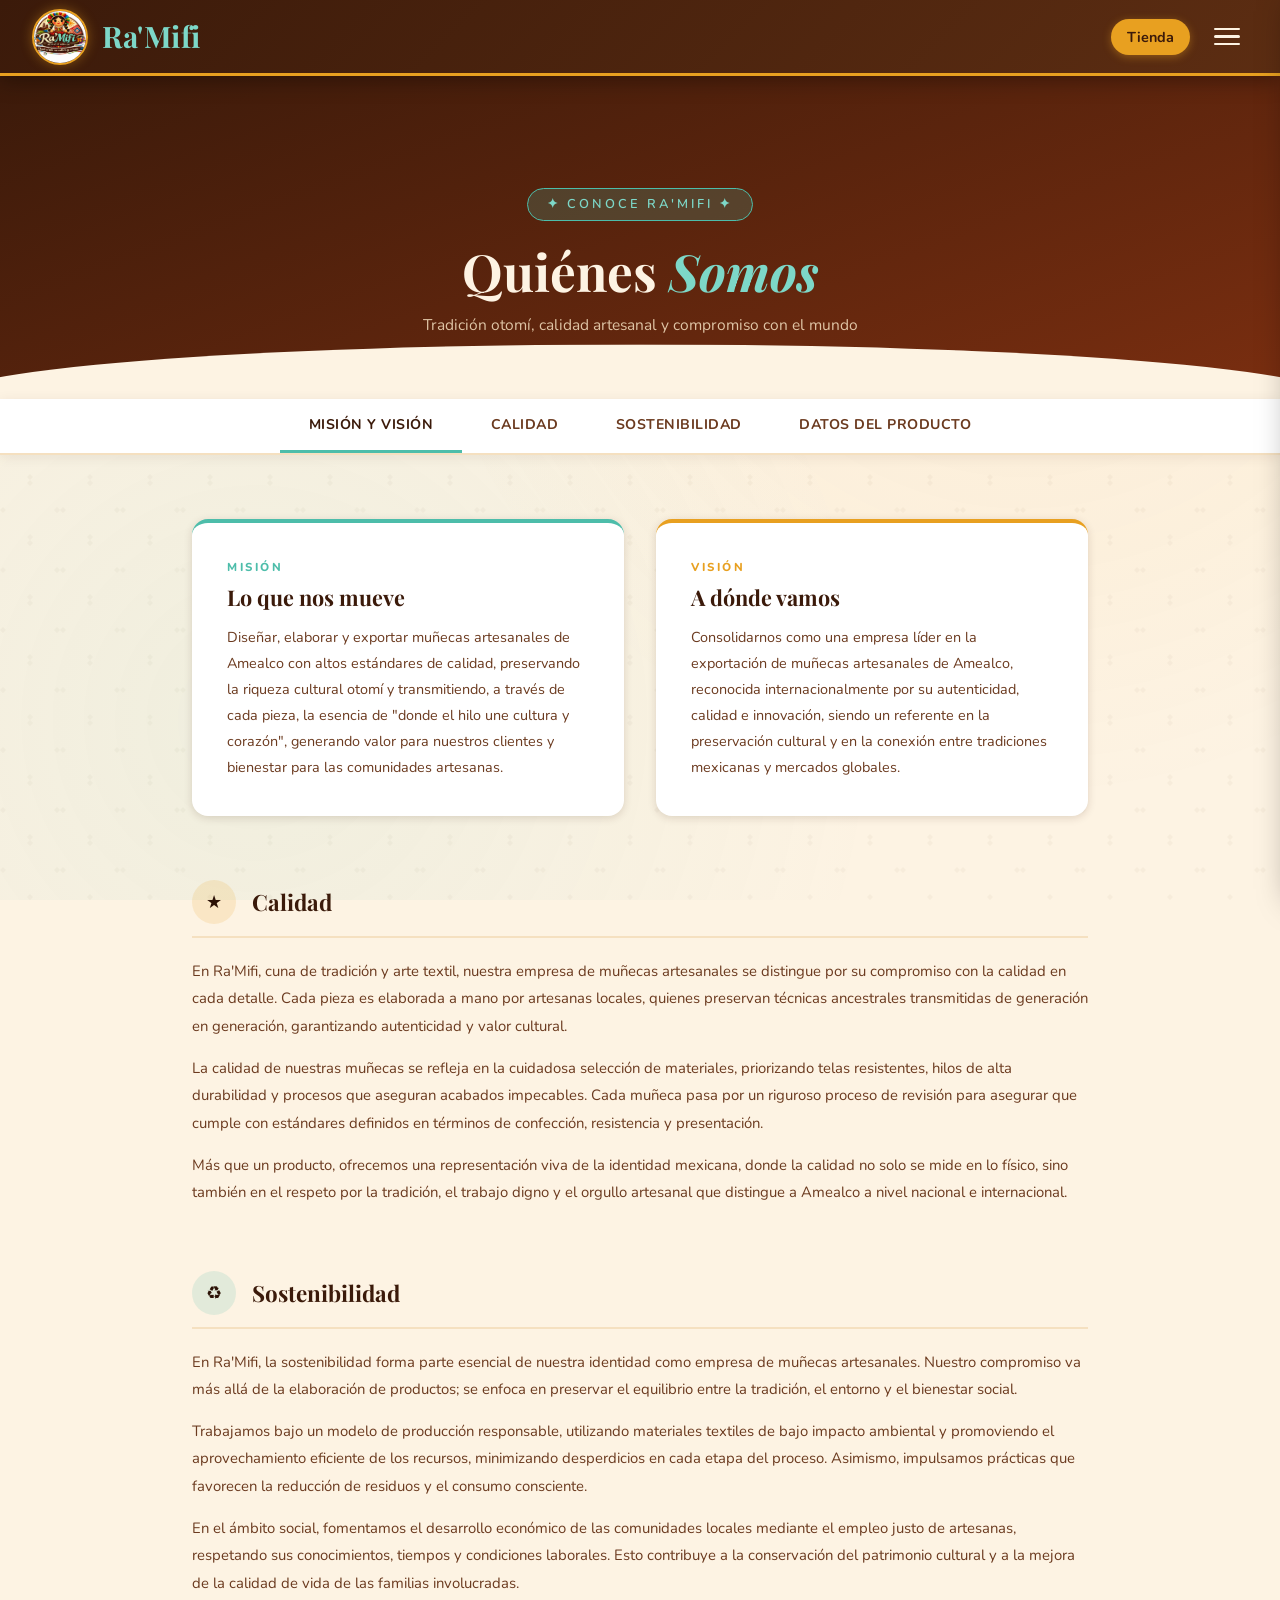
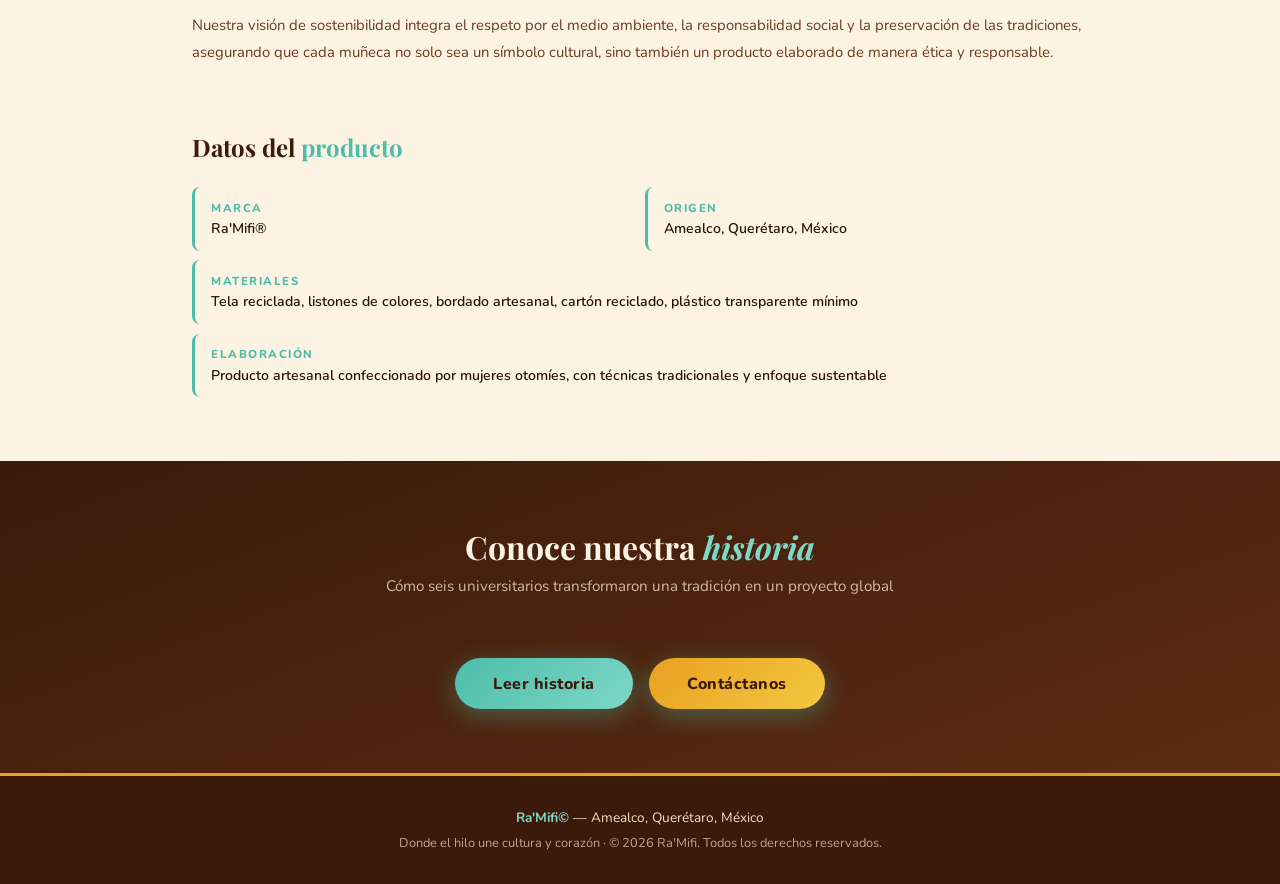
<file: quienes.html>
<!DOCTYPE html>
<html lang="es">
<head>
  <meta charset="UTF-8" />
  <meta name="viewport" content="width=device-width, initial-scale=1.0" />
  <title>Quiénes Somos — Ra'Mifi Artesanías</title>
  <link rel="stylesheet" href="styles.css" />
  <link rel="stylesheet" href="quienes.css" />
</head>
<body>

<!-- ══════════════════ NAVBAR ══════════════════ -->
<nav class="navbar">
  <a href="index.html" class="navbar-brand">
    <img src="logo.jpeg" alt="Ra'Mifi logo" width="56" height="56" />
    <div class="brand-text">
      <span class="brand-name">Ra'Mifi</span>
    </div>
  </a>
  <div class="navbar-right">
    <button class="cart-btn" onclick="window.location.href='index.html'" aria-label="Ir a tienda">
      Tienda
    </button>
    <button class="hamburger" id="hamburger" onclick="toggleDrawer()" aria-label="Menú">
      <span></span><span></span><span></span>
    </button>
  </div>
</nav>

<div class="nav-overlay" id="navOverlay" onclick="toggleDrawer()"></div>
<nav class="nav-drawer" id="navDrawer">
  <ul>
    <li><a href="index.html" onclick="toggleDrawer()">Inicio</a></li>
    <li><a href="index.html#productos" onclick="toggleDrawer()">Productos</a></li>
    <li><a href="quienes.html" onclick="toggleDrawer()">Quiénes Somos</a></li>
    <li><a href="historia.html" onclick="toggleDrawer()">Historia</a></li>
    <li><a href="contacto.html" onclick="toggleDrawer()">Contáctanos</a></li>
  </ul>
</nav>

<!-- ══════════════════ HERO ══════════════════ -->
<main>

<section class="who-hero" style="padding-top:7rem;">
  <div class="hero-badge" style="margin-bottom:1rem;">✦ Conoce Ra'Mifi ✦</div>
  <h1>Quiénes <span>Somos</span></h1>
  <p>Tradición otomí, calidad artesanal y compromiso con el mundo</p>
</section>

<!-- Tabs -->
<nav class="tabs-nav">
  <a href="#mision" class="tab-link active" onclick="setTab(this)">Misión y Visión</a>
  <a href="#calidad" class="tab-link" onclick="setTab(this)">Calidad</a>
  <a href="#sostenibilidad" class="tab-link" onclick="setTab(this)">Sostenibilidad</a>
  <a href="#datos" class="tab-link" onclick="setTab(this)">Datos del Producto</a>
</nav>

<!-- ══════════════════ CONTENIDO ══════════════════ -->
<div class="who-content">

  <!-- MISIÓN Y VISIÓN -->
  <div id="mision" class="mv-grid reveal">
    <div class="mv-card">
      <span class="mv-label">Misión</span>
      <h3 class="mv-title">Lo que nos mueve</h3>
      <p class="mv-text">
        Diseñar, elaborar y exportar muñecas artesanales de Amealco con altos estándares de calidad,
        preservando la riqueza cultural otomí y transmitiendo, a través de cada pieza, la esencia de
        "donde el hilo une cultura y corazón", generando valor para nuestros clientes y bienestar
        para las comunidades artesanas.
      </p>
    </div>
    <div class="mv-card vision">
      <span class="mv-label">Visión</span>
      <h3 class="mv-title">A dónde vamos</h3>
      <p class="mv-text">
        Consolidarnos como una empresa líder en la exportación de muñecas artesanales de Amealco,
        reconocida internacionalmente por su autenticidad, calidad e innovación, siendo un referente
        en la preservación cultural y en la conexión entre tradiciones mexicanas y mercados globales.
      </p>
    </div>
  </div>

  <!-- CALIDAD -->
  <div id="calidad" class="qs-section reveal">
    <div class="qs-header">
      <div class="qs-icon calidad">★</div>
      <h2 class="qs-title">Calidad</h2>
    </div>
    <p class="qs-text">
      En Ra'Mifi, cuna de tradición y arte textil, nuestra empresa de muñecas artesanales
      se distingue por su compromiso con la calidad en cada detalle. Cada pieza es elaborada
      a mano por artesanas locales, quienes preservan técnicas ancestrales transmitidas de
      generación en generación, garantizando autenticidad y valor cultural.
    </p>
    <p class="qs-text">
      La calidad de nuestras muñecas se refleja en la cuidadosa selección de materiales,
      priorizando telas resistentes, hilos de alta durabilidad y procesos que aseguran
      acabados impecables. Cada muñeca pasa por un riguroso proceso de revisión para
      asegurar que cumple con estándares definidos en términos de confección, resistencia
      y presentación.
    </p>
    <p class="qs-text">
      Más que un producto, ofrecemos una representación viva de la identidad mexicana,
      donde la calidad no solo se mide en lo físico, sino también en el respeto por la
      tradición, el trabajo digno y el orgullo artesanal que distingue a Amealco a nivel
      nacional e internacional.
    </p>
  </div>

  <!-- SOSTENIBILIDAD -->
  <div id="sostenibilidad" class="qs-section reveal">
    <div class="qs-header">
      <div class="qs-icon sostenibilidad">♻</div>
      <h2 class="qs-title">Sostenibilidad</h2>
    </div>
    <p class="qs-text">
      En Ra'Mifi, la sostenibilidad forma parte esencial de nuestra identidad como empresa
      de muñecas artesanales. Nuestro compromiso va más allá de la elaboración de productos;
      se enfoca en preservar el equilibrio entre la tradición, el entorno y el bienestar social.
    </p>
    <p class="qs-text">
      Trabajamos bajo un modelo de producción responsable, utilizando materiales textiles de
      bajo impacto ambiental y promoviendo el aprovechamiento eficiente de los recursos,
      minimizando desperdicios en cada etapa del proceso. Asimismo, impulsamos prácticas
      que favorecen la reducción de residuos y el consumo consciente.
    </p>
    <p class="qs-text">
      En el ámbito social, fomentamos el desarrollo económico de las comunidades locales
      mediante el empleo justo de artesanas, respetando sus conocimientos, tiempos y
      condiciones laborales. Esto contribuye a la conservación del patrimonio cultural y
      a la mejora de la calidad de vida de las familias involucradas.
    </p>
    <p class="qs-text">
      Nuestra visión de sostenibilidad integra el respeto por el medio ambiente, la
      responsabilidad social y la preservación de las tradiciones, asegurando que cada
      muñeca no solo sea un símbolo cultural, sino también un producto elaborado de
      manera ética y responsable.
    </p>
  </div>

  <!-- DATOS DEL PRODUCTO -->
  <div id="datos" class="reveal">
    <h2 class="section-title" style="text-align:left; margin-bottom:1.5rem; font-size:1.5rem;">
      Datos del <span style="color:var(--turquesa)">producto</span>
    </h2>
    <div class="datos-grid">
      <div class="dato-item">
        <span class="dato-label">Marca</span>
        <span class="dato-value">Ra'Mifi®</span>
      </div>
      <div class="dato-item">
        <span class="dato-label">Origen</span>
        <span class="dato-value">Amealco, Querétaro, México</span>
      </div>
      <div class="dato-item" style="grid-column:1/-1">
        <span class="dato-label">Materiales</span>
        <span class="dato-value">Tela reciclada, listones de colores, bordado artesanal, cartón reciclado, plástico transparente mínimo</span>
      </div>
      <div class="dato-item" style="grid-column:1/-1">
        <span class="dato-label">Elaboración</span>
        <span class="dato-value">Producto artesanal confeccionado por mujeres otomíes, con técnicas tradicionales y enfoque sustentable</span>
      </div>
    </div>
  </div>

</div>

<!-- CTA -->
<section class="team-section">
  <h2 class="team-title">Conoce nuestra <span>historia</span></h2>
  <p class="team-sub">Cómo seis universitarios transformaron una tradición en un proyecto global</p>
  <br/>
  <div style="display:flex; gap:1rem; justify-content:center; flex-wrap:wrap;">
    <a href="historia.html" class="hero-cta" style="display:inline-flex;">
      Leer historia
    </a>
    <a href="contacto.html" class="hero-cta" style="display:inline-flex; background:linear-gradient(135deg,var(--dorado),var(--dorado-l)); color:var(--chocolate);">
      Contáctanos
    </a>
  </div>
</section>

</main>

<!-- ══════════════════ FOOTER ══════════════════ -->
<footer>
  <p style="margin-bottom:.4rem;">
    <strong style="color:var(--turquesa-l)">Ra'Mifi©</strong> — Amealco, Querétaro, México
  </p>
  <p style="opacity:.7; font-size:.8rem;">Donde el hilo une cultura y corazón · © 2026 Ra'Mifi. Todos los derechos reservados.</p>
</footer>

<!-- ══════════════════ SCRIPTS ══════════════════ -->
<script>
function toggleDrawer() {
  document.getElementById('hamburger').classList.toggle('active');
  document.getElementById('navDrawer').classList.toggle('open');
  document.getElementById('navOverlay').classList.toggle('show');
}

function setTab(el) {
  document.querySelectorAll('.tab-link').forEach(function(t) {
    t.classList.remove('active');
  });
  el.classList.add('active');
}

var observer = new IntersectionObserver(function(entries) {
  entries.forEach(function(e) {
    if (e.isIntersecting) e.target.classList.add('visible');
  });
}, { threshold: 0.08 });

document.querySelectorAll('.reveal').forEach(function(el) {
  observer.observe(el);
});
</script>

</body>
</html>
</file>
<file: styles.css>
/* ============================================
   Ra'Mifi Artesanías — Global Styles
   Paleta: Chocolate oscuro, turquesa otomí,
   crema cálida, rojo fiesta, dorado solar
   ============================================ */

@import url('https://fonts.googleapis.com/css2?family=Playfair+Display:ital,wght@0,400;0,700;0,900;1,400&family=Nunito:wght@300;400;600;700&family=Dancing+Script:wght@700&display=swap');

/* ── RESET & BASE ──────────────────────────── */
*, *::before, *::after { box-sizing: border-box; margin: 0; padding: 0; }

:root {
  --chocolate:   #3B1A0A;
  --chocolate-m: #5C2D12;
  --turquesa:    #4DBDAA;
  --turquesa-l:  #7DD8C8;
  --crema:       #FDF3E3;
  --crema-d:     #F5E0C0;
  --rojo:        #C0392B;
  --rojo-l:      #E74C3C;
  --dorado:      #E8A020;
  --dorado-l:    #F4C842;
  --flor-morada: #8E44AD;
  --text-dark:   #2C1206;
  --text-mid:    #6B3A1F;
  --white:       #FFFFFF;
  --shadow-sm:   0 2px 8px rgba(59,26,10,.15);
  --shadow-md:   0 6px 24px rgba(59,26,10,.22);
  --shadow-lg:   0 12px 40px rgba(59,26,10,.28);
  --radius:      16px;
  --radius-sm:   8px;
  --transition:  .35s cubic-bezier(.4,0,.2,1);
}

html { scroll-behavior: smooth; }

body {
  font-family: 'Nunito', sans-serif;
  background: var(--crema);
  color: var(--text-dark);
  min-height: 100vh;
  overflow-x: hidden;
}

/* ── TEXTURA DE FONDO ──────────────────────── */
body::before {
  content: '';
  position: fixed; inset: 0;
  background-image:
    radial-gradient(circle at 20% 80%, rgba(77,189,170,.08) 0%, transparent 50%),
    radial-gradient(circle at 80% 20%, rgba(232,160,32,.08) 0%, transparent 50%),
    url("data:image/svg+xml,%3Csvg width='60' height='60' viewBox='0 0 60 60' xmlns='http://www.w3.org/2000/svg'%3E%3Cg fill='none' fill-rule='evenodd'%3E%3Cg fill='%233B1A0A' fill-opacity='0.03'%3E%3Cpath d='M30 0l3 3-3 3-3-3zm0 54l3 3-3 3-3-3zM0 30l3-3 3 3-3 3zm54 0l3-3 3 3-3 3z'/%3E%3C/g%3E%3C/g%3E%3C/svg%3E");
  pointer-events: none;
  z-index: 0;
}

/* ── NAVBAR ────────────────────────────────── */
.navbar {
  position: fixed; top: 0; left: 0; right: 0;
  z-index: 1000;
  background: linear-gradient(135deg, var(--chocolate) 0%, var(--chocolate-m) 100%);
  box-shadow: 0 4px 20px rgba(0,0,0,.35);
  padding: 0 2rem;
  height: 76px;
  display: flex; align-items: center; justify-content: space-between;
  border-bottom: 3px solid var(--dorado);
}

.navbar-brand {
  display: flex; align-items: center; gap: 14px;
  text-decoration: none;
}

.navbar-brand img {
  width: 56px; height: 56px;
  border-radius: 50%;
  border: 2px solid var(--dorado);
  object-fit: cover;
  box-shadow: 0 0 12px rgba(232,160,32,.4);
}

.brand-text {
  display: flex; flex-direction: column; line-height: 1.1;
}

.brand-name {
  font-family: 'Playfair Display', serif;
  font-size: 1.85rem;
  color: var(--turquesa-l);
  letter-spacing: .5px;
  font-weight: 700;
}

.brand-sub {
  font-family: 'Nunito', sans-serif;
  font-size: .68rem;
  color: var(--crema-d);
  letter-spacing: 2.5px;
  text-transform: uppercase;
  font-weight: 600;
}

/* Menú hamburguesa */
.hamburger {
  display: flex; flex-direction: column; justify-content: center;
  gap: 5px; cursor: pointer; padding: 8px;
  background: none; border: none;
  z-index: 1100;
}

.hamburger span {
  display: block; width: 26px; height: 2.5px;
  background: var(--crema);
  border-radius: 2px;
  transition: var(--transition);
  transform-origin: center;
}

.hamburger.active span:nth-child(1) { transform: translateY(7.5px) rotate(45deg); }
.hamburger.active span:nth-child(2) { opacity: 0; transform: scaleX(0); }
.hamburger.active span:nth-child(3) { transform: translateY(-7.5px) rotate(-45deg); }

/* Drawer lateral */
.nav-drawer {
  position: fixed; top: 0; right: -320px;
  width: 300px; height: 100%;
  background: linear-gradient(180deg, var(--chocolate) 0%, #1E0A03 100%);
  z-index: 1050;
  transition: right .4s cubic-bezier(.4,0,.2,1);
  padding-top: 90px;
  border-left: 3px solid var(--dorado);
  box-shadow: -8px 0 32px rgba(0,0,0,.4);
}

.nav-drawer.open { right: 0; }

.nav-drawer ul { list-style: none; padding: 1rem 0; }

.nav-drawer ul li a {
  display: block; padding: 1rem 2rem;
  color: var(--crema);
  text-decoration: none;
  font-family: 'Nunito', sans-serif;
  font-weight: 600;
  font-size: 1.05rem;
  letter-spacing: 1px;
  text-transform: uppercase;
  border-left: 3px solid transparent;
  transition: var(--transition);
  position: relative;
}

.nav-drawer ul li a::before {
  content: '◆';
  position: absolute; left: .8rem; top: 50%;
  transform: translateY(-50%);
  color: var(--dorado);
  font-size: .6rem;
  opacity: 0;
  transition: var(--transition);
}

.nav-drawer ul li a:hover {
  color: var(--turquesa-l);
  border-left-color: var(--turquesa);
  padding-left: 2.5rem;
}

.nav-drawer ul li a:hover::before { opacity: 1; }

.nav-overlay {
  position: fixed; inset: 0;
  background: rgba(0,0,0,.55);
  z-index: 1040;
  opacity: 0; pointer-events: none;
  transition: opacity .4s ease;
}

.nav-overlay.show { opacity: 1; pointer-events: all; }

/* Carrito en navbar */
.cart-btn {
  background: var(--dorado);
  border: none; border-radius: 50px;
  color: var(--chocolate);
  font-family: 'Nunito', sans-serif;
  font-weight: 700;
  font-size: .9rem;
  padding: .5rem 1rem;
  cursor: pointer;
  display: flex; align-items: center; gap: 6px;
  transition: var(--transition);
  position: relative;
  box-shadow: 0 2px 8px rgba(232,160,32,.4);
}

.cart-btn:hover { background: var(--dorado-l); transform: scale(1.05); }

.cart-badge {
  background: var(--rojo);
  color: white;
  border-radius: 50%;
  width: 20px; height: 20px;
  font-size: .7rem;
  display: flex; align-items: center; justify-content: center;
  font-weight: 700;
}

.navbar-right { display: flex; align-items: center; gap: 1rem; }

/* ── MAIN CONTENT ──────────────────────────── */
main { padding-top: 76px; position: relative; z-index: 1; }

/* ── HERO ──────────────────────────────────── */
.hero {
  min-height: 88vh;
  background: linear-gradient(160deg, var(--chocolate) 0%, var(--chocolate-m) 45%, #7A2E10 100%);
  display: flex; align-items: center; justify-content: center;
  text-align: center;
  position: relative;
  overflow: hidden;
  padding: 4rem 2rem;
}

.hero::before {
  content: '';
  position: absolute; inset: 0;
  background-image:
    radial-gradient(ellipse 60% 50% at 50% 100%, rgba(77,189,170,.18) 0%, transparent 70%),
    radial-gradient(ellipse 40% 60% at 10% 50%, rgba(232,160,32,.1) 0%, transparent 60%);
}

.hero-decoration {
  position: absolute;
  font-size: 8rem; opacity: .05;
  user-select: none; pointer-events: none;
}
.hero-decoration.tl { top: 5%; left: 2%; transform: rotate(-20deg); }
.hero-decoration.tr { top: 5%; right: 2%; transform: rotate(20deg); }
.hero-decoration.bl { bottom: 8%; left: 5%; transform: rotate(15deg); font-size: 5rem; }
.hero-decoration.br { bottom: 8%; right: 5%; transform: rotate(-15deg); font-size: 5rem; }

.hero-content { position: relative; z-index: 2; max-width: 700px; }

.hero-badge {
  display: inline-block;
  background: rgba(77,189,170,.2);
  border: 1px solid var(--turquesa);
  color: var(--turquesa-l);
  font-size: .8rem; font-weight: 600;
  letter-spacing: 3px; text-transform: uppercase;
  padding: .4rem 1.2rem; border-radius: 50px;
  margin-bottom: 1.5rem;
  animation: fadeInDown .8s ease both;
}

.hero h1 {
  font-family: 'Playfair Display', serif;
  font-size: clamp(2.8rem, 7vw, 5rem);
  color: var(--crema);
  line-height: 1.1;
  margin-bottom: 1rem;
  animation: fadeInUp .9s ease .2s both;
}

.hero h1 span { color: var(--turquesa-l); font-style: italic; }

.hero p {
  color: var(--crema-d);
  font-size: 1.1rem; line-height: 1.7;
  margin-bottom: 2.5rem;
  opacity: .9;
  animation: fadeInUp .9s ease .4s both;
}

.hero-cta {
  display: inline-flex; align-items: center; gap: 10px;
  background: linear-gradient(135deg, var(--turquesa), var(--turquesa-l));
  color: var(--chocolate);
  font-family: 'Nunito', sans-serif;
  font-weight: 800; font-size: 1rem;
  padding: .9rem 2.4rem; border-radius: 50px;
  text-decoration: none;
  box-shadow: 0 6px 24px rgba(77,189,170,.4);
  transition: var(--transition);
  animation: fadeInUp .9s ease .6s both;
  letter-spacing: .5px;
}

.hero-cta:hover {
  transform: translateY(-3px);
  box-shadow: 0 10px 32px rgba(77,189,170,.55);
}

/* Flores flotantes hero */
.floating-flowers {
  position: absolute; inset: 0; pointer-events: none;
  overflow: hidden;
}

.flower {
  position: absolute;
  font-size: 1.5rem;
  animation: floatUp linear infinite;
  opacity: 0;
}

@keyframes floatUp {
  0%   { transform: translateY(110%) rotate(0deg); opacity: 0; }
  10%  { opacity: .6; }
  90%  { opacity: .4; }
  100% { transform: translateY(-20%) rotate(360deg); opacity: 0; }
}

/* ── SECTIONS ──────────────────────────────── */
.section {
  padding: 5rem 2rem;
  max-width: 1200px;
  margin: 0 auto;
}

.section-title {
  font-family: 'Playfair Display', serif;
  font-size: clamp(1.8rem, 4vw, 2.8rem);
  color: var(--chocolate);
  text-align: center;
  margin-bottom: .5rem;
  position: relative;
}

.section-title span { color: var(--turquesa); }

.section-subtitle {
  text-align: center;
  color: var(--text-mid);
  font-size: 1rem;
  margin-bottom: 3rem;
}

.divider {
  display: flex; align-items: center; justify-content: center;
  gap: 12px; margin-bottom: 3rem;
}

.divider::before, .divider::after {
  content: '';
  flex: 1; max-width: 160px;
  height: 2px;
  background: linear-gradient(90deg, transparent, var(--dorado));
}

.divider::after { background: linear-gradient(90deg, var(--dorado), transparent); }

/* ── BUSCADOR ──────────────────────────────── */
.search-wrap {
  display: flex; justify-content: center;
  margin-bottom: 2.5rem;
}

.search-box {
  position: relative;
  display: flex; align-items: center;
  width: 100%; max-width: 420px;
}

.search-icon {
  position: absolute; left: 1rem;
  color: var(--text-mid);
  pointer-events: none;
  flex-shrink: 0;
}

.search-input {
  width: 100%;
  background: var(--white);
  border: 2px solid rgba(59,26,10,.15);
  border-radius: 50px;
  padding: .75rem 2.8rem .75rem 2.8rem;
  font-family: 'Nunito', sans-serif;
  font-size: .95rem; color: var(--text-dark);
  outline: none;
  transition: var(--transition);
  box-shadow: var(--shadow-sm);
}

.search-input:focus {
  border-color: var(--turquesa);
  box-shadow: 0 0 0 3px rgba(77,189,170,.15), var(--shadow-sm);
}

.search-input::placeholder { color: #aaa; }

.search-clear {
  position: absolute; right: .9rem;
  background: none; border: none;
  color: var(--text-mid); font-size: .9rem;
  cursor: pointer; display: none;
  align-items: center; justify-content: center;
  width: 22px; height: 22px;
  border-radius: 50%;
  transition: var(--transition);
  padding: 0; line-height: 1;
}

.search-clear:hover { background: var(--crema-d); color: var(--chocolate); }

/* Sin resultados */
.no-results {
  text-align: center;
  padding: 3rem 1rem;
  color: var(--text-mid);
}

.no-results span { font-size: 2.5rem; display: block; margin-bottom: .6rem; }
.no-results p { font-size: 1rem; }

/* ── PRODUCTS ──────────────────────────────── */
.products-grid {
  display: grid;
  grid-template-columns: repeat(auto-fit, minmax(280px, 1fr));
  gap: 2.5rem;
  justify-items: center;
}

.product-card {
  background: var(--white);
  border-radius: var(--radius);
  overflow: hidden;
  box-shadow: var(--shadow-md);
  transition: var(--transition);
  border: 1px solid rgba(59,26,10,.08);
  width: 100%; max-width: 340px;
  position: relative;
}

.product-card::before {
  content: '';
  position: absolute; top: 0; left: 0; right: 0;
  height: 4px;
  background: linear-gradient(90deg, var(--rojo), var(--dorado), var(--turquesa));
  z-index: 1;
}

.product-card:hover {
  transform: translateY(-8px);
  box-shadow: var(--shadow-lg);
}

.product-img-wrap {
  overflow: hidden;
  height: 360px;
  background: linear-gradient(160deg, var(--crema-d) 0%, #e8d5b0 100%);
  cursor: pointer;
  position: relative;
}

.product-img-wrap img {
  width: 100%; height: 100%;
  object-fit: cover;
  object-position: center top;
  transition: transform .55s cubic-bezier(.4,0,.2,1);
}

.product-img-wrap:hover img { transform: scale(1.1); }

.product-overlay {
  position: absolute; inset: 0;
  background: linear-gradient(to top, rgba(59,26,10,.6) 0%, transparent 50%);
  opacity: 0; transition: var(--transition);
  display: flex; align-items: flex-end; justify-content: center;
  padding-bottom: 1rem;
}

.product-img-wrap:hover .product-overlay { opacity: 1; }

.product-overlay-text {
  color: white; font-size: .85rem;
  font-weight: 700; letter-spacing: 1px;
  text-transform: uppercase;
}

.product-info {
  padding: 1.4rem 1.6rem 1.8rem;
}

.product-tag {
  display: inline-block;
  background: rgba(77,189,170,.15);
  color: var(--turquesa);
  font-size: .7rem; font-weight: 700;
  letter-spacing: 2px; text-transform: uppercase;
  padding: .2rem .8rem; border-radius: 50px;
  margin-bottom: .6rem;
  border: 1px solid rgba(77,189,170,.3);
}

.product-name {
  font-family: 'Playfair Display', serif;
  font-size: 1.3rem;
  color: var(--chocolate);
  margin-bottom: .3rem;
}

.product-desc {
  font-size: .85rem; color: var(--text-mid);
  line-height: 1.5; margin-bottom: 1rem;
}

.product-footer {
  display: flex; align-items: center; justify-content: space-between;
}

.product-price {
  font-family: 'Nunito', sans-serif;
  font-size: 1.45rem; color: var(--chocolate);
  font-weight: 800;
  letter-spacing: -.5px;
}

.product-price sup {
  font-size: .75rem;
  font-weight: 700;
  vertical-align: super;
  margin-right: 1px;
  letter-spacing: 0;
}

.add-to-cart {
  background: linear-gradient(135deg, var(--turquesa), #3aa896);
  color: white; border: none;
  padding: .55rem 1.2rem; border-radius: 50px;
  font-family: 'Nunito', sans-serif;
  font-weight: 700; font-size: .85rem;
  cursor: pointer;
  transition: var(--transition);
  display: flex; align-items: center; gap: 6px;
  box-shadow: 0 3px 12px rgba(77,189,170,.35);
}

.add-to-cart:hover {
  transform: scale(1.05);
  box-shadow: 0 5px 18px rgba(77,189,170,.5);
}

.add-to-cart:active { transform: scale(.97); }

/* ── CARRITO LATERAL ───────────────────────── */
.cart-drawer {
  position: fixed; top: 0; right: -420px;
  width: 400px; height: 100%;
  background: var(--white);
  z-index: 2000;
  transition: right .4s cubic-bezier(.4,0,.2,1);
  box-shadow: -8px 0 40px rgba(0,0,0,.25);
  display: flex; flex-direction: column;
  border-left: 3px solid var(--dorado);
}

.cart-drawer.open { right: 0; }

.cart-header {
  background: linear-gradient(135deg, var(--chocolate), var(--chocolate-m));
  color: var(--crema);
  padding: 1.4rem 1.6rem;
  display: flex; align-items: center; justify-content: space-between;
  border-bottom: 2px solid var(--dorado);
}

.cart-header h3 {
  font-family: 'Playfair Display', serif;
  font-size: 1.3rem;
}

.cart-close {
  background: none; border: none;
  color: var(--crema); font-size: 1.5rem;
  cursor: pointer; transition: var(--transition);
  line-height: 1;
  padding: .2rem .5rem;
  border-radius: var(--radius-sm);
}

.cart-close:hover { background: rgba(255,255,255,.15); color: var(--turquesa-l); }

.cart-items { flex: 1; overflow-y: auto; padding: 1rem 1.2rem; }

.cart-empty {
  text-align: center; color: var(--text-mid);
  padding: 3rem 1rem; font-style: italic;
  font-size: 1rem;
}

.cart-empty .empty-icon { font-size: 3rem; margin-bottom: .8rem; display: block; }

.cart-item {
  display: flex; align-items: center; gap: 12px;
  padding: .9rem 0;
  border-bottom: 1px solid rgba(59,26,10,.08);
  animation: slideInRight .3s ease;
}

.cart-item-img {
  width: 60px; height: 70px; border-radius: var(--radius-sm);
  object-fit: cover; object-position: center top;
  border: 2px solid var(--crema-d);
  flex-shrink: 0;
}

.cart-item-info { flex: 1; }

.cart-item-name {
  font-family: 'Playfair Display', serif;
  font-size: .95rem; color: var(--chocolate);
  margin-bottom: .2rem;
}

.cart-item-price { font-size: .85rem; color: var(--text-mid); }

.cart-item-controls {
  display: flex; align-items: center; gap: 6px;
}

.qty-btn {
  width: 28px; height: 28px;
  border: 2px solid var(--turquesa);
  background: none; border-radius: 50%;
  color: var(--turquesa); font-size: 1rem; font-weight: 700;
  cursor: pointer; transition: var(--transition);
  display: flex; align-items: center; justify-content: center;
  line-height: 1;
}

.qty-btn:hover { background: var(--turquesa); color: white; }

.qty-display {
  min-width: 28px; text-align: center;
  font-weight: 700; font-size: .95rem;
  color: var(--chocolate);
}

.cart-remove {
  background: none; border: none;
  color: var(--rojo); font-size: 1rem;
  cursor: pointer; padding: .2rem;
  transition: var(--transition); border-radius: 4px;
}

.cart-remove:hover { background: rgba(192,57,43,.1); }

.cart-footer {
  padding: 1.2rem 1.6rem;
  border-top: 2px solid var(--crema-d);
  background: var(--crema);
}

.cart-total {
  display: flex; justify-content: space-between; align-items: center;
  margin-bottom: 1rem;
}

.cart-total-label {
  font-family: 'Playfair Display', serif;
  font-size: 1.1rem; color: var(--chocolate);
}

.cart-total-amount {
  font-family: 'Playfair Display', serif;
  font-size: 1.5rem; color: var(--chocolate);
  font-weight: 700;
}

.cart-buy-btn {
  width: 100%;
  background: linear-gradient(135deg, var(--rojo), #a93226);
  color: white; border: none;
  padding: 1rem; border-radius: var(--radius-sm);
  font-family: 'Nunito', sans-serif;
  font-weight: 800; font-size: 1rem;
  cursor: pointer; transition: var(--transition);
  letter-spacing: 1px; text-transform: uppercase;
  box-shadow: 0 4px 16px rgba(192,57,43,.35);
}

.cart-buy-btn:hover {
  transform: translateY(-2px);
  box-shadow: 0 8px 24px rgba(192,57,43,.5);
}

.cart-buy-btn:disabled { opacity: .5; cursor: not-allowed; transform: none; }

/* ── MODALES ───────────────────────────────── */
.modal-overlay {
  position: fixed; inset: 0;
  background: rgba(0,0,0,.6);
  z-index: 3000;
  display: flex; align-items: center; justify-content: center;
  padding: 1rem;
  opacity: 0; pointer-events: none;
  transition: opacity .3s ease;
}

.modal-overlay.show { opacity: 1; pointer-events: all; }

.modal {
  background: var(--white);
  border-radius: var(--radius);
  padding: 2.5rem;
  max-width: 420px; width: 100%;
  text-align: center;
  transform: scale(.9) translateY(20px);
  transition: transform .35s cubic-bezier(.4,0,.2,1);
  border-top: 5px solid var(--dorado);
  box-shadow: var(--shadow-lg);
}

.modal-overlay.show .modal { transform: scale(1) translateY(0); }

.modal-icon { font-size: 3rem; margin-bottom: 1rem; display: block; }

.modal h3 {
  font-family: 'Playfair Display', serif;
  font-size: 1.4rem; color: var(--chocolate);
  margin-bottom: .8rem;
}

.modal p { color: var(--text-mid); font-size: .95rem; margin-bottom: 1.8rem; }

.modal-btns { display: flex; gap: 1rem; justify-content: center; }

.btn-confirm {
  background: linear-gradient(135deg, var(--turquesa), #3aa896);
  color: white; border: none;
  padding: .7rem 2rem; border-radius: 50px;
  font-family: 'Nunito', sans-serif;
  font-weight: 700; font-size: .95rem;
  cursor: pointer; transition: var(--transition);
}

.btn-confirm:hover { transform: scale(1.05); }

.btn-cancel {
  background: var(--crema-d); color: var(--text-mid);
  border: 2px solid rgba(59,26,10,.15);
  padding: .7rem 2rem; border-radius: 50px;
  font-family: 'Nunito', sans-serif;
  font-weight: 700; font-size: .95rem;
  cursor: pointer; transition: var(--transition);
}

.btn-cancel:hover { background: var(--crema); border-color: var(--chocolate); }

/* ── QUIENES SOMOS (en index también via enlace) */
.about-section {
  background: linear-gradient(160deg, var(--chocolate) 0%, var(--chocolate-m) 100%);
  padding: 5rem 2rem;
  position: relative;
  overflow: hidden;
}

.about-section::before {
  content: '🌺';
  position: absolute; font-size: 15rem;
  opacity: .04; top: -2rem; right: -2rem;
  user-select: none; pointer-events: none;
}

.about-inner {
  max-width: 1000px; margin: 0 auto;
  display: grid; grid-template-columns: 1fr 1.2fr;
  gap: 4rem; align-items: center;
}

.about-badge {
  display: inline-block;
  background: rgba(77,189,170,.2);
  border: 1px solid var(--turquesa);
  color: var(--turquesa-l);
  font-size: .75rem; font-weight: 700;
  letter-spacing: 3px; text-transform: uppercase;
  padding: .35rem 1rem; border-radius: 50px;
  margin-bottom: 1.2rem;
}

.about-title {
  font-family: 'Playfair Display', serif;
  font-size: clamp(1.8rem, 4vw, 2.8rem);
  color: var(--crema);
  margin-bottom: 1.2rem;
  line-height: 1.2;
}

.about-title span { color: var(--turquesa-l); font-style: italic; }

.about-text {
  color: var(--crema-d);
  font-size: .98rem; line-height: 1.85;
  opacity: .9;
  margin-bottom: 1.5rem;
}

.about-values {
  display: grid; grid-template-columns: 1fr 1fr;
  gap: 1rem;
}

.value-chip {
  background: rgba(255,255,255,.07);
  border: 1px solid rgba(77,189,170,.3);
  border-radius: var(--radius-sm);
  padding: .8rem 1rem;
  display: flex; align-items: center; gap: 8px;
  color: var(--crema-d); font-size: .85rem; font-weight: 600;
}

.value-chip .vi { font-size: 1.2rem; }

.about-card {
  background: rgba(255,255,255,.07);
  border: 1px solid rgba(232,160,32,.25);
  border-radius: var(--radius);
  padding: 2rem;
  text-align: center;
}

.about-card-title {
  font-family: 'Dancing Script', cursive;
  font-size: 1.6rem; color: var(--dorado-l);
  margin-bottom: 1rem;
}

.about-stat {
  margin-bottom: 1rem; padding-bottom: 1rem;
  border-bottom: 1px solid rgba(255,255,255,.08);
}

.about-stat:last-child { margin-bottom: 0; padding-bottom: 0; border-bottom: none; }

.about-stat-num {
  font-family: 'Playfair Display', serif;
  font-size: 2rem; color: var(--turquesa-l);
  font-weight: 700;
}

.about-stat-label {
  font-size: .8rem; color: var(--crema-d);
  text-transform: uppercase; letter-spacing: 1.5px;
}

/* ── FOOTER ────────────────────────────────── */
footer {
  background: var(--chocolate);
  color: var(--crema-d);
  text-align: center;
  padding: 2rem 1rem;
  border-top: 3px solid var(--dorado);
  font-size: .85rem;
}

footer a { color: var(--turquesa-l); text-decoration: none; }
footer a:hover { text-decoration: underline; }

/* ── CONTACT PAGE ──────────────────────────── */
.contact-hero {
  background: linear-gradient(160deg, var(--chocolate) 0%, var(--chocolate-m) 100%);
  padding: 5rem 2rem 4rem;
  text-align: center;
}

.contact-hero h1 {
  font-family: 'Playfair Display', serif;
  font-size: clamp(2rem, 5vw, 3.5rem);
  color: var(--crema);
  margin-bottom: .8rem;
}

.contact-hero h1 span { color: var(--turquesa-l); font-style: italic; }

.contact-hero p { color: var(--crema-d); font-size: 1rem; opacity: .85; }

.contact-main {
  max-width: 1100px; margin: 0 auto;
  padding: 4rem 2rem;
  display: grid; grid-template-columns: 1.2fr 1fr;
  gap: 3.5rem; align-items: start;
}

/* Formulario */
.contact-form-card {
  background: var(--white);
  border-radius: var(--radius);
  box-shadow: var(--shadow-md);
  padding: 2.5rem;
  border-top: 4px solid var(--turquesa);
}

.form-title {
  font-family: 'Playfair Display', serif;
  font-size: 1.5rem; color: var(--chocolate);
  margin-bottom: 1.8rem;
  display: flex; align-items: center; gap: 10px;
}

.form-group { margin-bottom: 1.4rem; }

.form-label {
  display: block;
  font-weight: 700; font-size: .85rem;
  color: var(--text-mid);
  letter-spacing: .5px; text-transform: uppercase;
  margin-bottom: .5rem;
}

.form-input, .form-textarea {
  width: 100%;
  background: var(--crema);
  border: 2px solid rgba(59,26,10,.12);
  border-radius: var(--radius-sm);
  padding: .8rem 1rem;
  font-family: 'Nunito', sans-serif;
  font-size: .95rem; color: var(--text-dark);
  transition: var(--transition);
  outline: none;
  resize: none;
}

.form-input:focus, .form-textarea:focus {
  border-color: var(--turquesa);
  box-shadow: 0 0 0 3px rgba(77,189,170,.15);
  background: white;
}

.form-textarea { min-height: 130px; }

.form-row { display: grid; grid-template-columns: 1fr 1fr; gap: 1rem; }

.submit-btn {
  width: 100%;
  background: linear-gradient(135deg, var(--turquesa), #3aa896);
  color: white; border: none;
  padding: 1rem; border-radius: var(--radius-sm);
  font-family: 'Nunito', sans-serif;
  font-weight: 800; font-size: 1rem;
  cursor: pointer; transition: var(--transition);
  letter-spacing: .5px;
  box-shadow: 0 4px 16px rgba(77,189,170,.35);
}

.submit-btn:hover {
  transform: translateY(-2px);
  box-shadow: 0 8px 24px rgba(77,189,170,.5);
}

/* Success message */
.form-success {
  display: none;
  background: linear-gradient(135deg, rgba(77,189,170,.12), rgba(77,189,170,.05));
  border: 2px solid var(--turquesa);
  border-radius: var(--radius-sm);
  padding: 1.5rem; text-align: center;
  margin-top: 1rem;
}

.form-success.show { display: block; animation: popIn .4s ease; }

.form-success-icon { font-size: 2.5rem; display: block; margin-bottom: .5rem; }

.form-success-title {
  font-family: 'Playfair Display', serif;
  font-size: 1.2rem; color: var(--chocolate);
  margin-bottom: .3rem;
}

.form-success p { color: var(--text-mid); font-size: .9rem; }

/* Sidebar contacto */
.contact-sidebar { display: flex; flex-direction: column; gap: 1.5rem; }

.info-card {
  background: var(--white);
  border-radius: var(--radius);
  box-shadow: var(--shadow-sm);
  padding: 1.8rem;
  border-left: 4px solid var(--dorado);
  transition: transform .3s cubic-bezier(.4,0,.2,1), box-shadow .3s ease;
  cursor: default;
}

.info-card:hover {
  transform: translateY(-5px);
  box-shadow: var(--shadow-md);
}

.info-card:active {
  transform: translateY(-2px) scale(.98);
}

.info-card-title {
  font-family: 'Playfair Display', serif;
  font-size: 1.1rem; color: var(--chocolate);
  margin-bottom: 1.2rem;
  display: flex; align-items: center; gap: 8px;
}

.info-item {
  display: flex; align-items: flex-start; gap: 10px;
  margin-bottom: .9rem;
  font-size: .9rem; color: var(--text-mid);
}

.info-item:last-child { margin-bottom: 0; }

.info-item .icon { font-size: 1rem; flex-shrink: 0; margin-top: .1rem; }

.info-item a { color: var(--turquesa); text-decoration: none; font-weight: 600; }
.info-item a:hover { text-decoration: underline; }

/* Redes sociales */
.social-card {
  background: var(--white);
  border-radius: var(--radius);
  box-shadow: var(--shadow-sm);
  padding: 1.8rem;
  border-left: 4px solid var(--flor-morada);
  transition: transform .3s cubic-bezier(.4,0,.2,1), box-shadow .3s ease;
  cursor: default;
}

.social-card:hover {
  transform: translateY(-5px);
  box-shadow: var(--shadow-md);
}

.social-card:active {
  transform: translateY(-2px) scale(.98);
}

.social-title {
  font-family: 'Playfair Display', serif;
  font-size: 1.1rem; color: var(--chocolate);
  margin-bottom: 1.4rem;
  display: flex; align-items: center; gap: 8px;
}

.social-links { display: flex; flex-direction: column; gap: 1rem; }

.social-link {
  display: flex; align-items: center; gap: 14px;
  text-decoration: none;
  padding: .9rem 1rem;
  border-radius: var(--radius-sm);
  transition: transform .25s ease, box-shadow .25s ease, background .25s ease;
  border: 1px solid transparent;
  cursor: pointer;
}

.social-link:hover {
  transform: translateX(6px);
  box-shadow: var(--shadow-sm);
}

.social-link:active { transform: translateX(3px) scale(.98); }

.social-link:hover { transform: translateX(4px); }

.social-link.instagram { background: rgba(142,68,173,.06); border-color: rgba(142,68,173,.2); }
.social-link.instagram:hover { background: rgba(142,68,173,.12); border-color: var(--flor-morada); }

.social-link.facebook { background: rgba(52,80,153,.06); border-color: rgba(52,80,153,.2); cursor: default; }

.social-icon-wrap {
  width: 46px; height: 46px; border-radius: 50%;
  display: flex; align-items: center; justify-content: center;
  font-size: 1.4rem; flex-shrink: 0;
}

.instagram .social-icon-wrap {
  background: linear-gradient(135deg, #833ab4, #fd1d1d, #fcb045);
}

.facebook .social-icon-wrap {
  background: #1877F2;
}

.social-info { display: flex; flex-direction: column; }

.social-name {
  font-weight: 700; font-size: .95rem; color: var(--chocolate);
}

.social-handle {
  font-size: .8rem; color: var(--text-mid);
}

.social-badge {
  margin-left: auto;
  font-size: .7rem; font-weight: 700;
  padding: .2rem .6rem; border-radius: 50px;
  letter-spacing: .5px;
}

.instagram .social-badge { background: rgba(142,68,173,.15); color: var(--flor-morada); }
.facebook .social-badge { background: rgba(52,80,153,.1); color: #3450ab; }

/* ── QUIENES SOMOS PAGE ─────────────────────── */
.who-hero {
  background: linear-gradient(160deg, var(--chocolate) 0%, #7A2E10 100%);
  padding: 5rem 2rem 4rem; text-align: center;
  position: relative; overflow: hidden;
}

.who-hero::after {
  content: '';
  position: absolute; bottom: -1px; left: 0; right: 0;
  height: 60px;
  background: var(--crema);
  clip-path: ellipse(55% 100% at 50% 100%);
}

.who-hero h1 {
  font-family: 'Playfair Display', serif;
  font-size: clamp(2rem, 5vw, 3.5rem);
  color: var(--crema); margin-bottom: .8rem;
}

.who-hero h1 span { color: var(--turquesa-l); font-style: italic; }

.who-hero p { color: var(--crema-d); opacity: .85; }

.who-content {
  max-width: 900px; margin: 0 auto;
  padding: 4rem 2rem;
}

.story-block {
  display: grid; grid-template-columns: 1fr 1fr;
  gap: 4rem; align-items: center;
  margin-bottom: 4rem;
}

.story-block.reverse { direction: rtl; }
.story-block.reverse > * { direction: ltr; }

.story-img-wrap {
  border-radius: var(--radius);
  overflow: hidden;
  box-shadow: var(--shadow-md);
  aspect-ratio: 3/4;
  background: linear-gradient(160deg, var(--crema-d), #d4b896);
  display: flex; align-items: center; justify-content: center;
}

.story-img-wrap img {
  width: 100%; height: 100%;
  object-fit: cover; object-position: center top;
}

.story-label {
  display: inline-block;
  background: rgba(77,189,170,.12);
  border: 1px solid var(--turquesa);
  color: var(--turquesa);
  font-size: .72rem; font-weight: 700;
  letter-spacing: 2.5px; text-transform: uppercase;
  padding: .3rem .9rem; border-radius: 50px;
  margin-bottom: .9rem;
}

.story-title {
  font-family: 'Playfair Display', serif;
  font-size: 1.7rem; color: var(--chocolate);
  margin-bottom: 1rem; line-height: 1.25;
}

.story-title span { color: var(--turquesa); }

.story-text {
  color: var(--text-mid); font-size: .97rem;
  line-height: 1.85; margin-bottom: .9rem;
}

/* Mission/Vision cards */
.mission-grid {
  display: grid; grid-template-columns: 1fr 1fr;
  gap: 1.8rem; margin-bottom: 4rem;
}

.mission-card {
  background: var(--white);
  border-radius: var(--radius);
  padding: 2rem;
  box-shadow: var(--shadow-sm);
  border-top: 4px solid;
  text-align: center;
}

.mission-card.mis { border-color: var(--turquesa); }
.mission-card.vis { border-color: var(--dorado); }
.mission-card.val { border-color: var(--rojo); }
.mission-card.sus { border-color: var(--flor-morada); }

.mission-icon { font-size: 2.5rem; margin-bottom: .8rem; display: block; }

.mission-title {
  font-family: 'Playfair Display', serif;
  font-size: 1.1rem; color: var(--chocolate);
  margin-bottom: .6rem;
}

.mission-text { font-size: .87rem; color: var(--text-mid); line-height: 1.65; }

/* Team section */
.team-section {
  background: linear-gradient(160deg, var(--chocolate) 0%, var(--chocolate-m) 100%);
  padding: 4rem 2rem; text-align: center;
}

.team-title {
  font-family: 'Playfair Display', serif;
  font-size: 2rem; color: var(--crema);
  margin-bottom: .5rem;
}

.team-title span { color: var(--turquesa-l); font-style: italic; }

.team-sub { color: var(--crema-d); opacity: .8; margin-bottom: 2.5rem; font-size: .95rem; }

.team-quote {
  max-width: 600px; margin: 0 auto;
  background: rgba(255,255,255,.07);
  border: 1px solid rgba(232,160,32,.3);
  border-radius: var(--radius);
  padding: 2rem;
  font-family: 'Playfair Display', serif;
  font-style: italic; font-size: 1.15rem;
  color: var(--crema);
  position: relative;
}

.team-quote::before {
  content: '"';
  font-size: 5rem; color: var(--dorado);
  position: absolute; top: -1.5rem; left: 1rem;
  line-height: 1; font-style: normal;
}

.team-quote cite {
  display: block; margin-top: 1rem;
  font-style: normal; font-size: .85rem;
  color: var(--turquesa-l); letter-spacing: 1px;
  font-family: 'Nunito', sans-serif;
  font-weight: 700;
}

/* ── ANIMACIONES GLOBALES ───────────────────── */
@keyframes fadeInDown {
  from { opacity: 0; transform: translateY(-20px); }
  to   { opacity: 1; transform: translateY(0); }
}

@keyframes fadeInUp {
  from { opacity: 0; transform: translateY(30px); }
  to   { opacity: 1; transform: translateY(0); }
}

@keyframes slideInRight {
  from { opacity: 0; transform: translateX(20px); }
  to   { opacity: 1; transform: translateX(0); }
}

@keyframes popIn {
  from { opacity: 0; transform: scale(.85); }
  to   { opacity: 1; transform: scale(1); }
}

@keyframes pulse {
  0%, 100% { transform: scale(1); }
  50% { transform: scale(1.05); }
}

/* Scroll reveal */
.reveal {
  opacity: 0; transform: translateY(30px);
  transition: opacity .7s ease, transform .7s ease;
}

.reveal.visible { opacity: 1; transform: translateY(0); }

/* ── RESPONSIVE ────────────────────────────── */
@media (max-width: 768px) {
  .about-inner { grid-template-columns: 1fr; gap: 2.5rem; }
  .about-values { grid-template-columns: 1fr 1fr; }
  .contact-main { grid-template-columns: 1fr; }
  .story-block { grid-template-columns: 1fr; gap: 2rem; }
  .story-block.reverse { direction: ltr; }
  .mission-grid { grid-template-columns: 1fr 1fr; }
  .cart-drawer { width: 100%; right: -100%; }
  .form-row { grid-template-columns: 1fr; }
}

@media (max-width: 480px) {
  .about-values { grid-template-columns: 1fr; }
  .mission-grid { grid-template-columns: 1fr; }
  .navbar { padding: 0 1rem; }
  .brand-name { font-size: 1.4rem; }
  .brand-sub { display: none; }
}

/* ── TOAST NOTIFICATION ─────────────────────── */
.toast {
  position: fixed; bottom: 2rem; left: 50%;
  transform: translateX(-50%) translateY(100px);
  background: var(--chocolate);
  color: var(--crema);
  padding: .8rem 1.8rem;
  border-radius: 50px;
  font-family: 'Nunito', sans-serif;
  font-weight: 600; font-size: .9rem;
  box-shadow: var(--shadow-md);
  z-index: 9999;
  border: 2px solid var(--dorado);
  display: flex; align-items: center; gap: 8px;
  transition: transform .4s cubic-bezier(.4,0,.2,1);
  white-space: nowrap;
}

.toast.show { transform: translateX(-50%) translateY(0); }
</file>
<file: quienes.css>
/* ============================================
   Ra'Mifi — quienes.css
   Estilos para quienes.html e historia.html
   ============================================ */

/* ── HERO QUIÉNES ──────────────────────────── */
.who-hero {
  background: linear-gradient(160deg, var(--chocolate) 0%, #7A2E10 100%);
  padding: 5rem 2rem 4rem;
  text-align: center;
  position: relative;
  overflow: hidden;
}

.who-hero::after {
  content: '';
  position: absolute; bottom: -1px; left: 0; right: 0;
  height: 56px;
  background: var(--crema);
  clip-path: ellipse(55% 100% at 50% 100%);
}

.who-hero h1 {
  font-family: 'Playfair Display', serif;
  font-size: clamp(2rem, 5vw, 3.2rem);
  color: var(--crema);
  margin-bottom: .6rem;
}

.who-hero h1 span { color: var(--turquesa-l); font-style: italic; }

.who-hero p {
  color: var(--crema-d);
  opacity: .85;
  font-size: .97rem;
}

/* ── TABS NAVEGACIÓN ────────────────────────── */
.tabs-nav {
  background: var(--white);
  border-bottom: 2px solid var(--crema-d);
  display: flex;
  justify-content: center;
  gap: 0;
  position: sticky;
  top: 76px;
  z-index: 100;
  box-shadow: 0 2px 12px rgba(59,26,10,.08);
}

.tab-link {
  padding: 1rem 1.8rem;
  font-family: 'Nunito', sans-serif;
  font-weight: 700;
  font-size: .88rem;
  letter-spacing: .5px;
  text-transform: uppercase;
  color: var(--text-mid);
  text-decoration: none;
  border-bottom: 3px solid transparent;
  transition: var(--transition);
  white-space: nowrap;
}

.tab-link:hover { color: var(--chocolate); border-bottom-color: var(--dorado); }
.tab-link.active { color: var(--chocolate); border-bottom-color: var(--turquesa); }

/* ── CONTENT WRAPPER ────────────────────────── */
.who-content {
  max-width: 960px;
  margin: 0 auto;
  padding: 4rem 2rem;
}

/* ── SECTION INTRO BLOCK ────────────────────── */
.intro-block {
  display: grid;
  grid-template-columns: 1fr 1fr;
  gap: 3.5rem;
  align-items: start;
  margin-bottom: 4rem;
  padding-bottom: 4rem;
  border-bottom: 1px solid var(--crema-d);
}

.intro-block.reverse { direction: rtl; }
.intro-block.reverse > * { direction: ltr; }

.intro-img {
  border-radius: var(--radius);
  overflow: hidden;
  aspect-ratio: 3/4;
  box-shadow: var(--shadow-md);
}

.intro-img img {
  width: 100%; height: 100%;
  object-fit: cover;
  object-position: center top;
}

.intro-label {
  display: inline-block;
  background: rgba(77,189,170,.1);
  border: 1px solid rgba(77,189,170,.4);
  color: var(--turquesa);
  font-size: .72rem; font-weight: 700;
  letter-spacing: 2.5px; text-transform: uppercase;
  padding: .3rem .9rem; border-radius: 50px;
  margin-bottom: .9rem;
}

.intro-title {
  font-family: 'Playfair Display', serif;
  font-size: clamp(1.4rem, 3vw, 1.9rem);
  color: var(--chocolate);
  margin-bottom: 1rem;
  line-height: 1.25;
}

.intro-title span { color: var(--turquesa); }

.intro-text {
  color: var(--text-mid);
  font-size: .95rem;
  line-height: 1.85;
  margin-bottom: .9rem;
}

/* ── MISIÓN / VISIÓN ────────────────────────── */
.mv-grid {
  display: grid;
  grid-template-columns: 1fr 1fr;
  gap: 2rem;
  margin-bottom: 4rem;
}

.mv-card {
  background: var(--white);
  border-radius: var(--radius);
  padding: 2.2rem;
  box-shadow: var(--shadow-sm);
  border-top: 4px solid var(--turquesa);
}

.mv-card.vision { border-top-color: var(--dorado); }

.mv-label {
  display: block;
  font-size: .72rem; font-weight: 800;
  letter-spacing: 2.5px; text-transform: uppercase;
  color: var(--turquesa);
  margin-bottom: .5rem;
}

.mv-card.vision .mv-label { color: var(--dorado); }

.mv-title {
  font-family: 'Playfair Display', serif;
  font-size: 1.35rem;
  color: var(--chocolate);
  margin-bottom: .9rem;
}

.mv-text {
  color: var(--text-mid);
  font-size: .9rem;
  line-height: 1.8;
}

/* ── CALIDAD / SOSTENIBILIDAD ───────────────── */
.qs-section {
  margin-bottom: 4rem;
}

.qs-header {
  display: flex;
  align-items: center;
  gap: 1rem;
  margin-bottom: 1.2rem;
  padding-bottom: .8rem;
  border-bottom: 2px solid var(--crema-d);
}

.qs-icon {
  width: 44px; height: 44px;
  border-radius: 50%;
  display: flex; align-items: center; justify-content: center;
  font-size: 1.1rem;
  flex-shrink: 0;
}

.qs-icon.calidad { background: rgba(232,160,32,.15); }
.qs-icon.sostenibilidad { background: rgba(77,189,170,.15); }

.qs-title {
  font-family: 'Playfair Display', serif;
  font-size: 1.4rem;
  color: var(--chocolate);
}

.qs-text {
  color: var(--text-mid);
  font-size: .93rem;
  line-height: 1.85;
  margin-bottom: .9rem;
}

/* ── HISTORIA PAGE ──────────────────────────── */
.historia-hero {
  background: linear-gradient(160deg, var(--chocolate) 0%, var(--chocolate-m) 100%);
  padding: 5rem 2rem 4rem;
  text-align: center;
  position: relative;
  overflow: hidden;
}

.historia-hero::after {
  content: '';
  position: absolute; bottom: -1px; left: 0; right: 0;
  height: 56px;
  background: var(--crema);
  clip-path: ellipse(55% 100% at 50% 100%);
}

.historia-hero h1 {
  font-family: 'Playfair Display', serif;
  font-size: clamp(2rem, 5vw, 3.2rem);
  color: var(--crema);
  margin-bottom: .6rem;
}

.historia-hero h1 span { color: var(--turquesa-l); font-style: italic; }
.historia-hero p { color: var(--crema-d); opacity: .85; font-size: .97rem; }

.historia-content {
  max-width: 1000px;
  margin: 0 auto;
  padding: 4rem 2rem 5rem;
}

/* Timeline */
.timeline {
  position: relative;
  padding-left: 2.5rem;
}

.timeline::before {
  content: '';
  position: absolute;
  left: .6rem; top: 0; bottom: 0;
  width: 2px;
  background: linear-gradient(to bottom, var(--turquesa), var(--dorado), var(--turquesa));
}

.timeline-item {
  position: relative;
  margin-bottom: 3rem;
  padding-bottom: 3rem;
  border-bottom: 1px solid var(--crema-d);
}

.timeline-item:last-child {
  margin-bottom: 0;
  padding-bottom: 0;
  border-bottom: none;
}

.timeline-dot {
  position: absolute;
  left: -2.15rem; top: .3rem;
  width: 14px; height: 14px;
  border-radius: 50%;
  background: var(--turquesa);
  border: 3px solid var(--crema);
  box-shadow: 0 0 0 2px var(--turquesa);
  flex-shrink: 0;
}

.timeline-item:nth-child(even) .timeline-dot { background: var(--dorado); box-shadow: 0 0 0 2px var(--dorado); }

.timeline-label {
  display: inline-block;
  font-size: .7rem; font-weight: 800;
  letter-spacing: 2px; text-transform: uppercase;
  color: var(--turquesa);
  margin-bottom: .4rem;
}

.timeline-item:nth-child(even) .timeline-label { color: var(--dorado); }

.timeline-title {
  font-family: 'Playfair Display', serif;
  font-size: 1.2rem;
  color: var(--chocolate);
  margin-bottom: .7rem;
  line-height: 1.3;
}

.timeline-text {
  color: var(--text-mid);
  font-size: .92rem;
  line-height: 1.85;
}

/* Closing quote */
.historia-quote {
  background: linear-gradient(135deg, var(--chocolate), var(--chocolate-m));
  border-radius: var(--radius);
  padding: 3rem 4rem;
  text-align: center;
  margin-top: 3rem;
  position: relative;
  max-width: 100%;
}

.historia-quote::before {
  content: '"';
  font-size: 6rem;
  color: var(--dorado);
  position: absolute;
  top: -1.5rem; left: 1.5rem;
  line-height: 1;
  font-family: 'Playfair Display', serif;
}

.historia-quote p {
  font-family: 'Playfair Display', serif;
  font-style: italic;
  font-size: 1.35rem;
  color: var(--crema);
  line-height: 1.75;
  margin-bottom: .8rem;
}

.historia-quote cite {
  font-style: normal;
  font-size: .95rem;
  color: var(--turquesa-l);
  letter-spacing: 1px;
  font-family: 'Nunito', sans-serif;
  font-weight: 700;
  text-transform: uppercase;
}

/* ── DATOS PRODUCTO ─────────────────────────── */
.datos-grid {
  display: grid;
  grid-template-columns: 1fr 1fr;
  gap: .6rem;
  margin-top: 1.2rem;
}

.dato-item {
  display: flex;
  flex-direction: column;
  gap: .2rem;
  padding: .8rem 1rem;
  background: var(--crema);
  border-radius: var(--radius-sm);
  border-left: 3px solid var(--turquesa);
}

.dato-label {
  font-size: .72rem;
  font-weight: 800;
  letter-spacing: 1.5px;
  text-transform: uppercase;
  color: var(--turquesa);
}

.dato-value {
  font-size: .88rem;
  color: var(--text-dark);
  font-weight: 600;
}

/* ── RESPONSIVE ─────────────────────────────── */
@media (max-width: 768px) {
  .intro-block { grid-template-columns: 1fr; gap: 2rem; }
  .intro-block.reverse { direction: ltr; }
  .mv-grid { grid-template-columns: 1fr; }
  .datos-grid { grid-template-columns: 1fr; }
  .tabs-nav { overflow-x: auto; justify-content: flex-start; padding: 0 1rem; }
  .tab-link { padding: 1rem 1.2rem; font-size: .8rem; }
  .timeline { padding-left: 2rem; }
}
</file>
